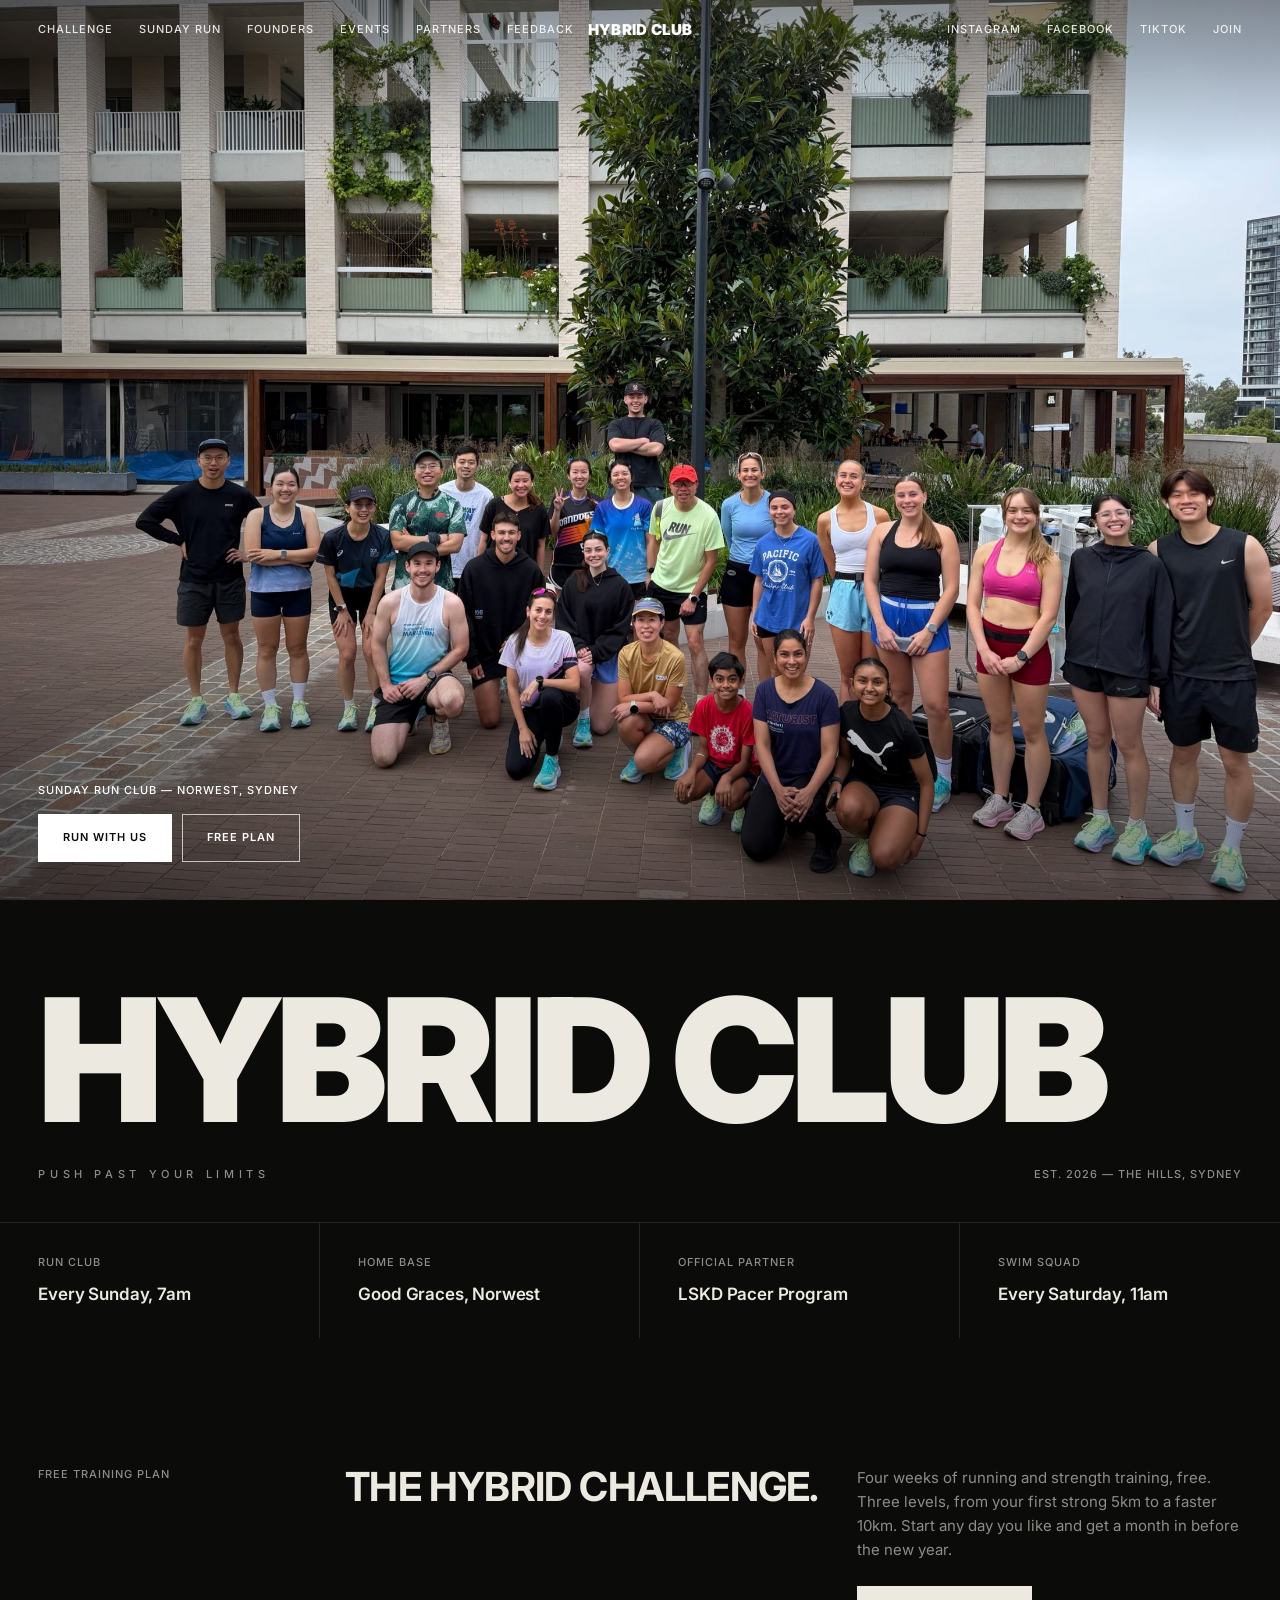
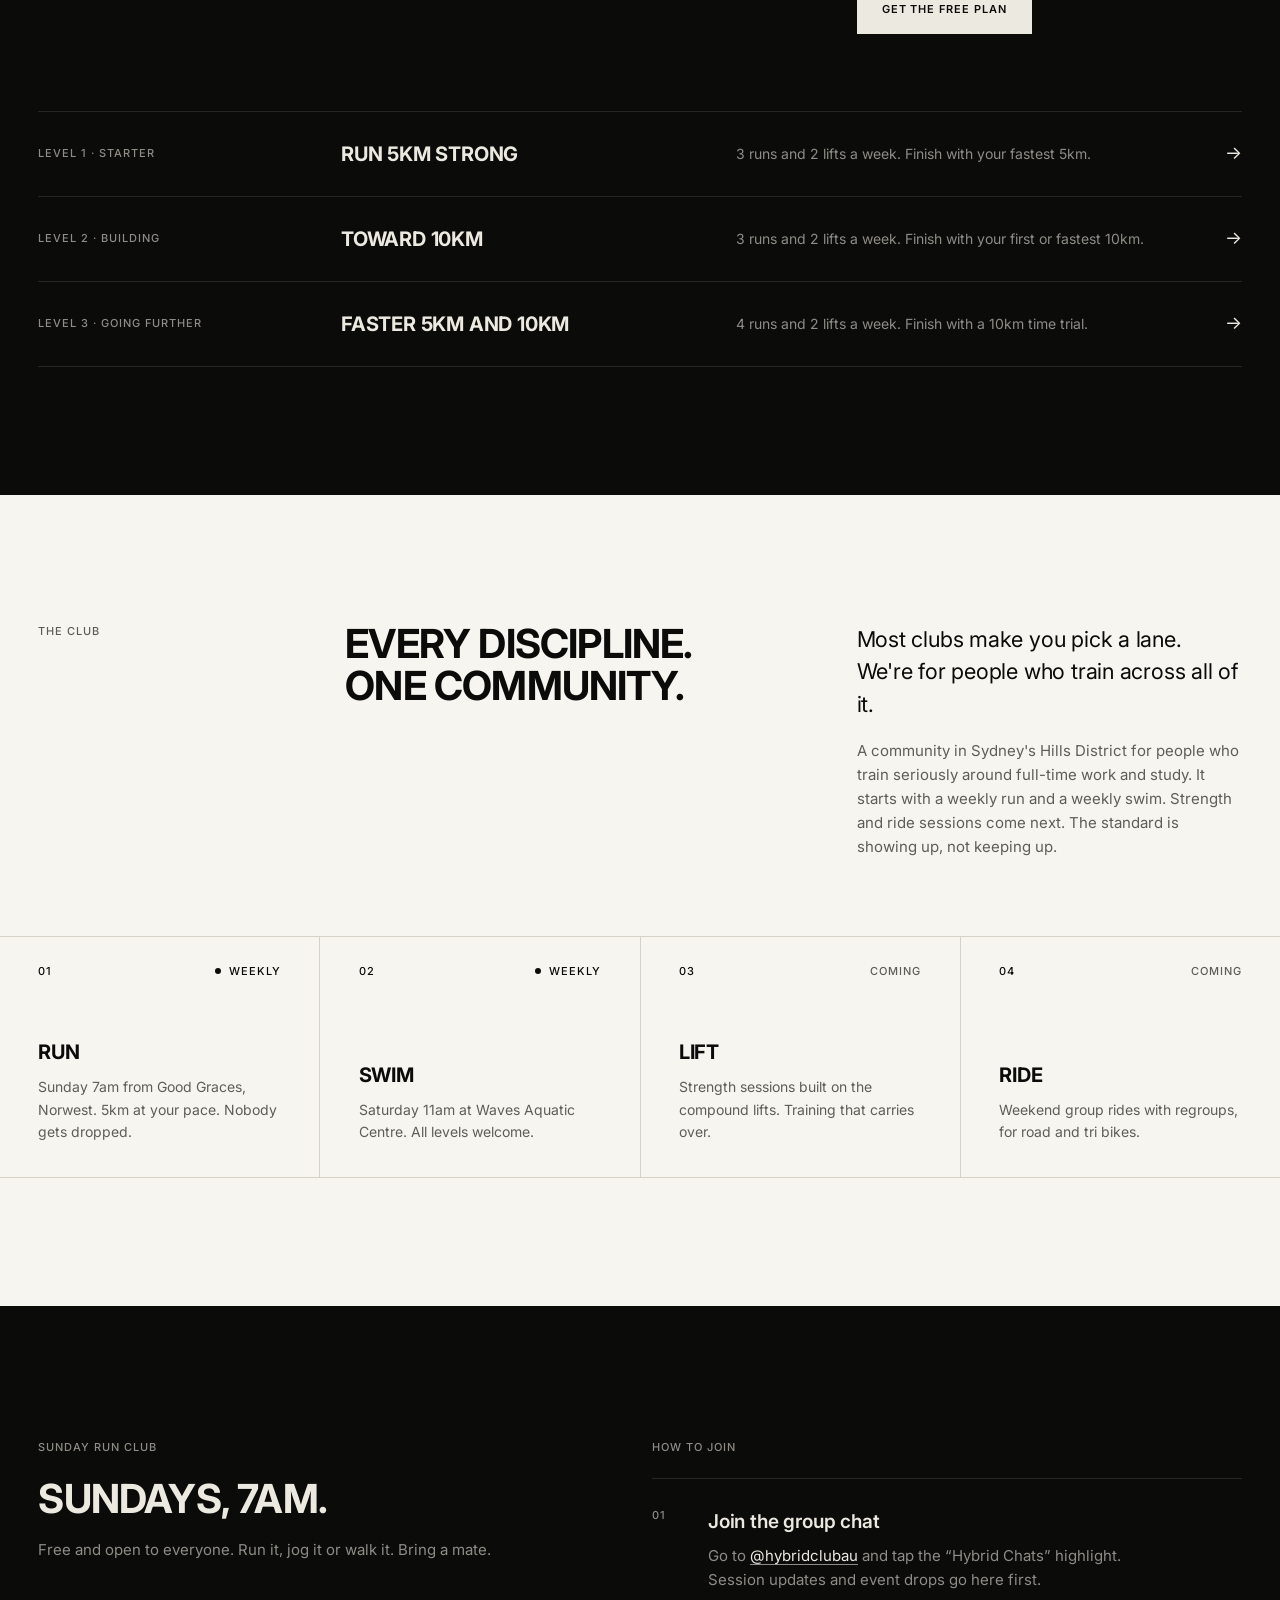
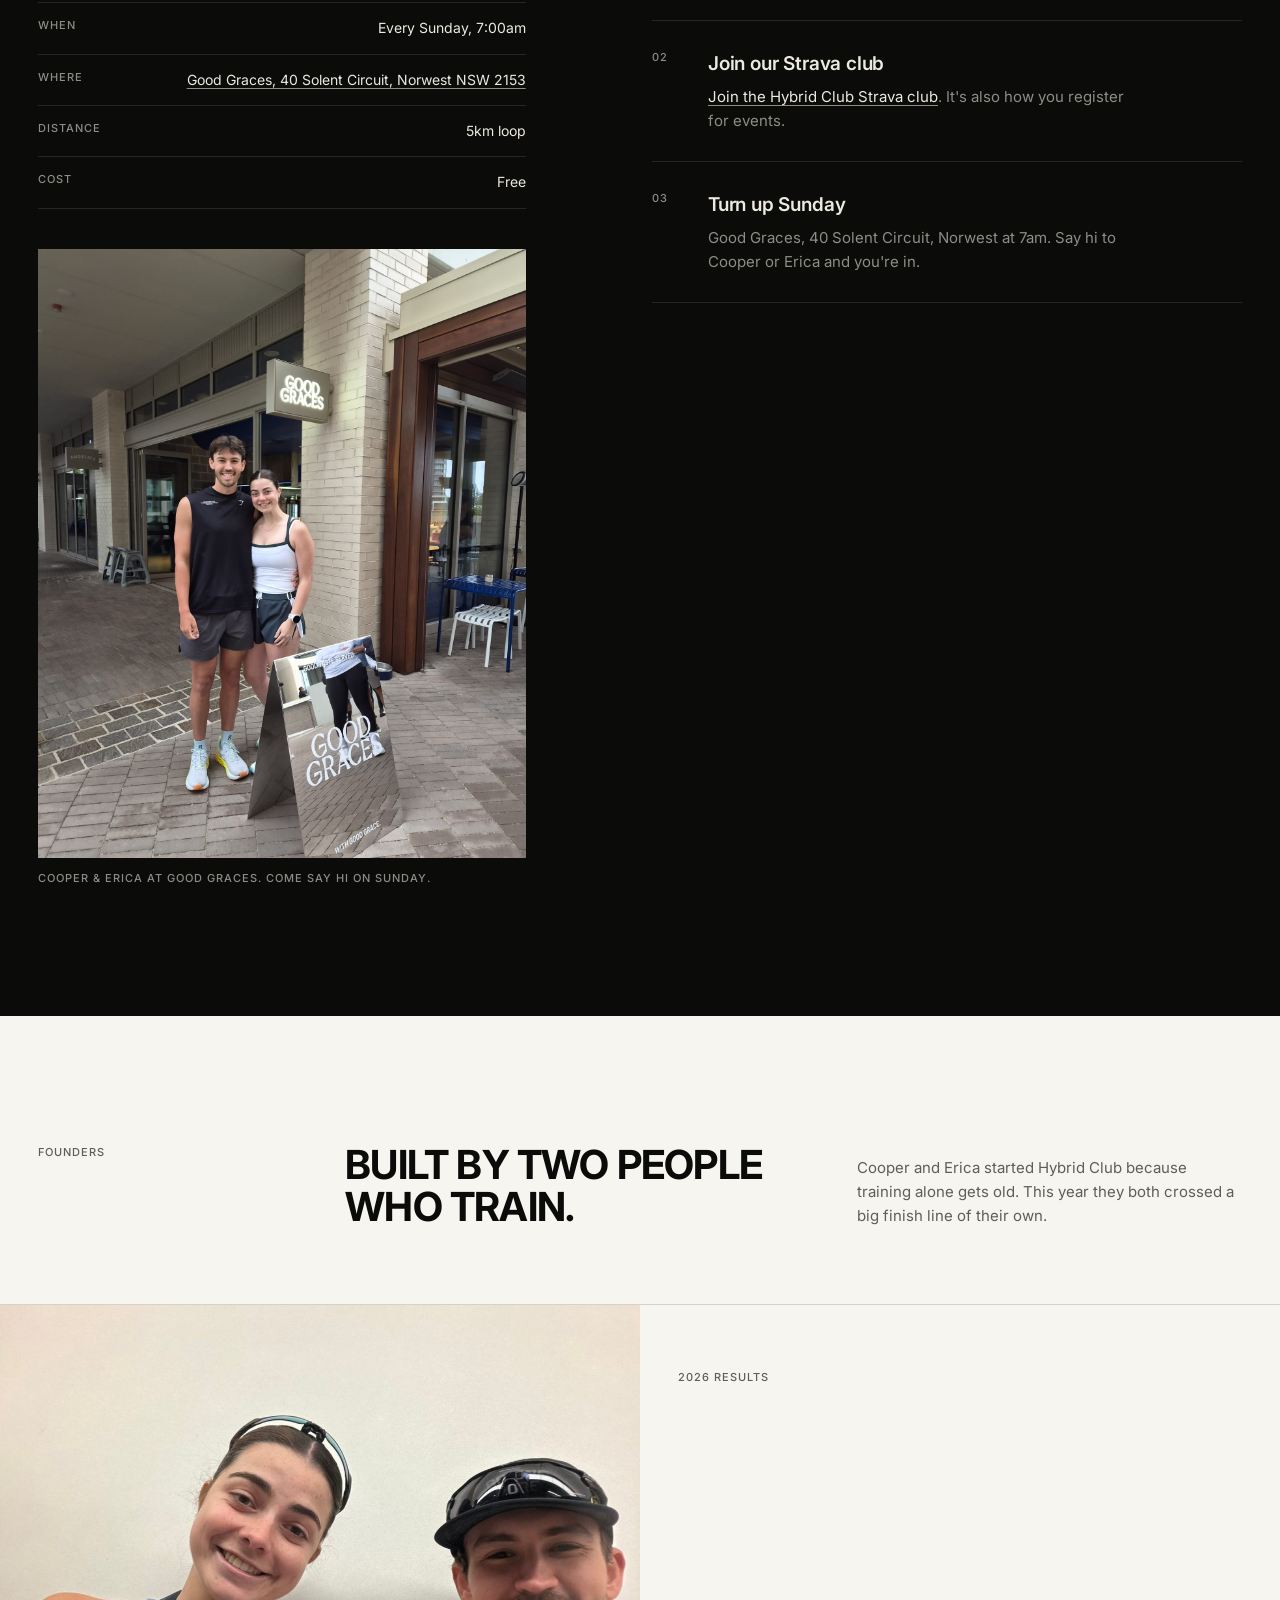
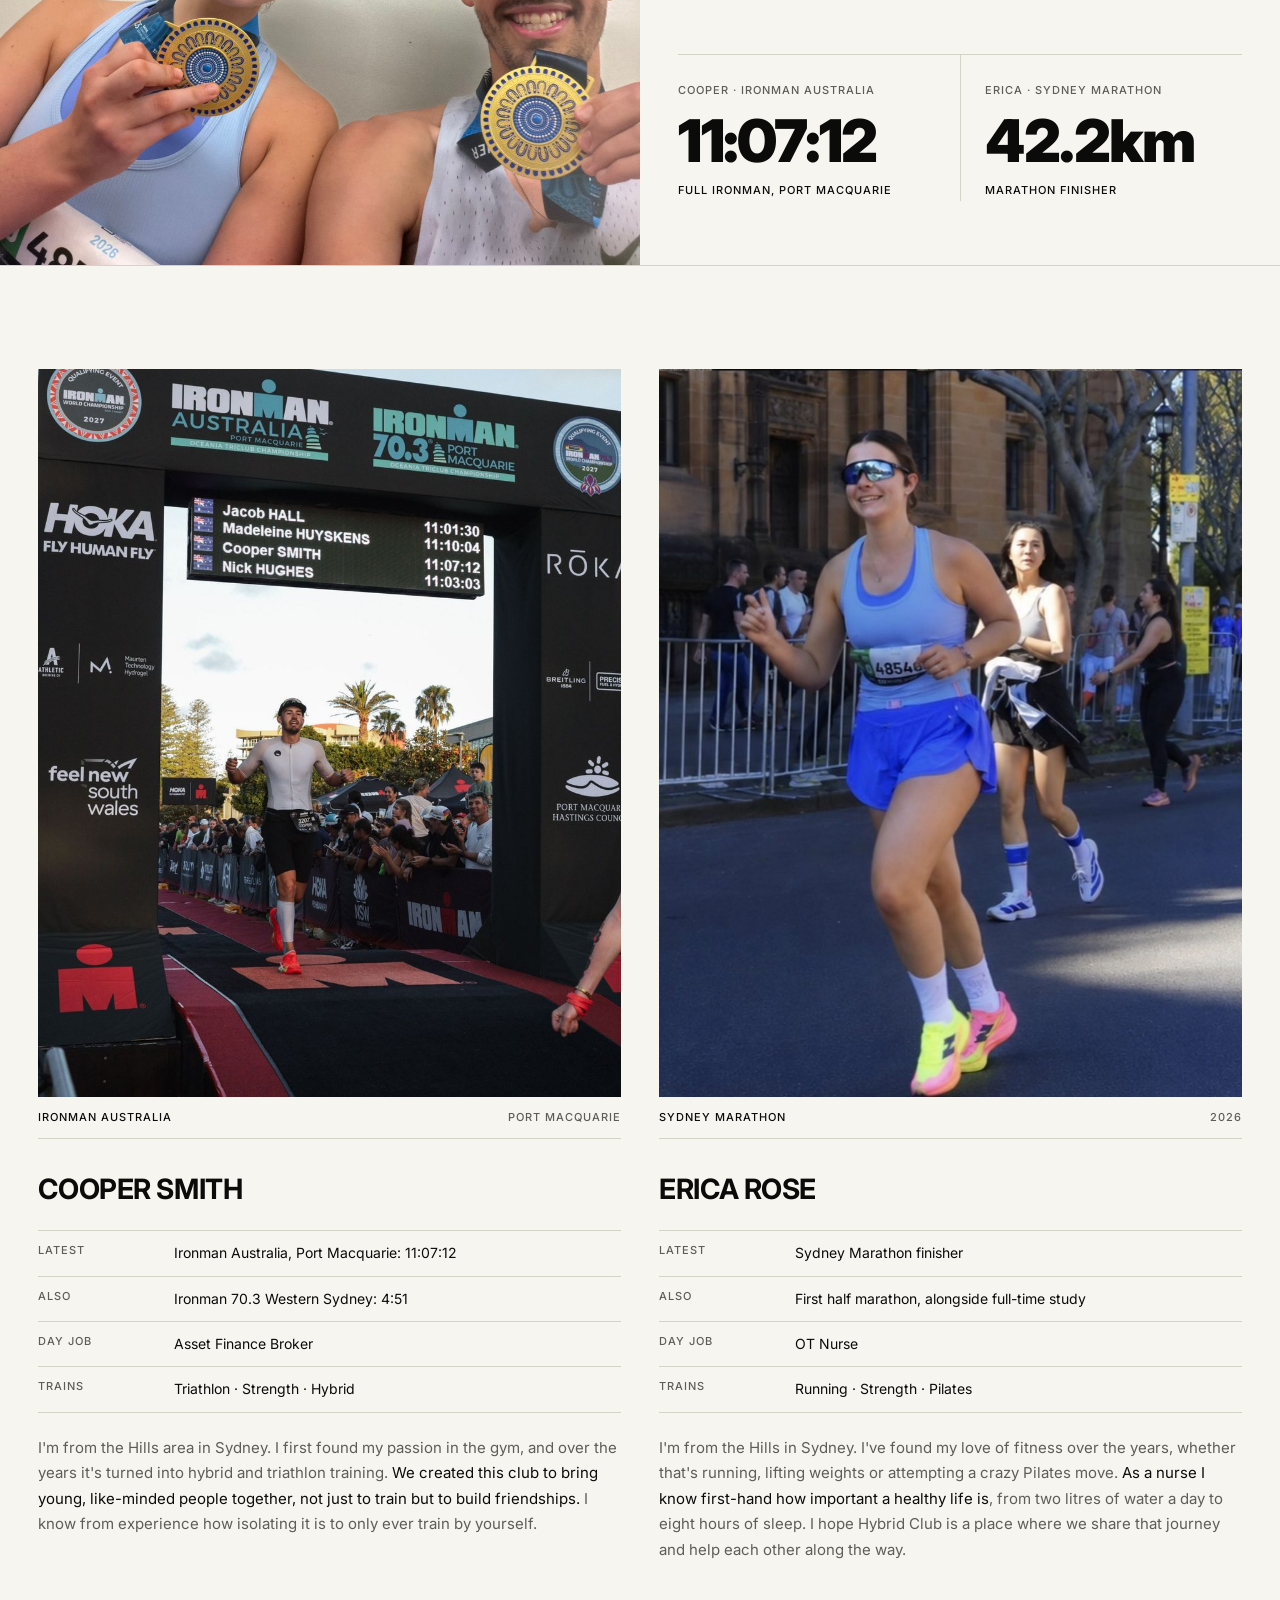
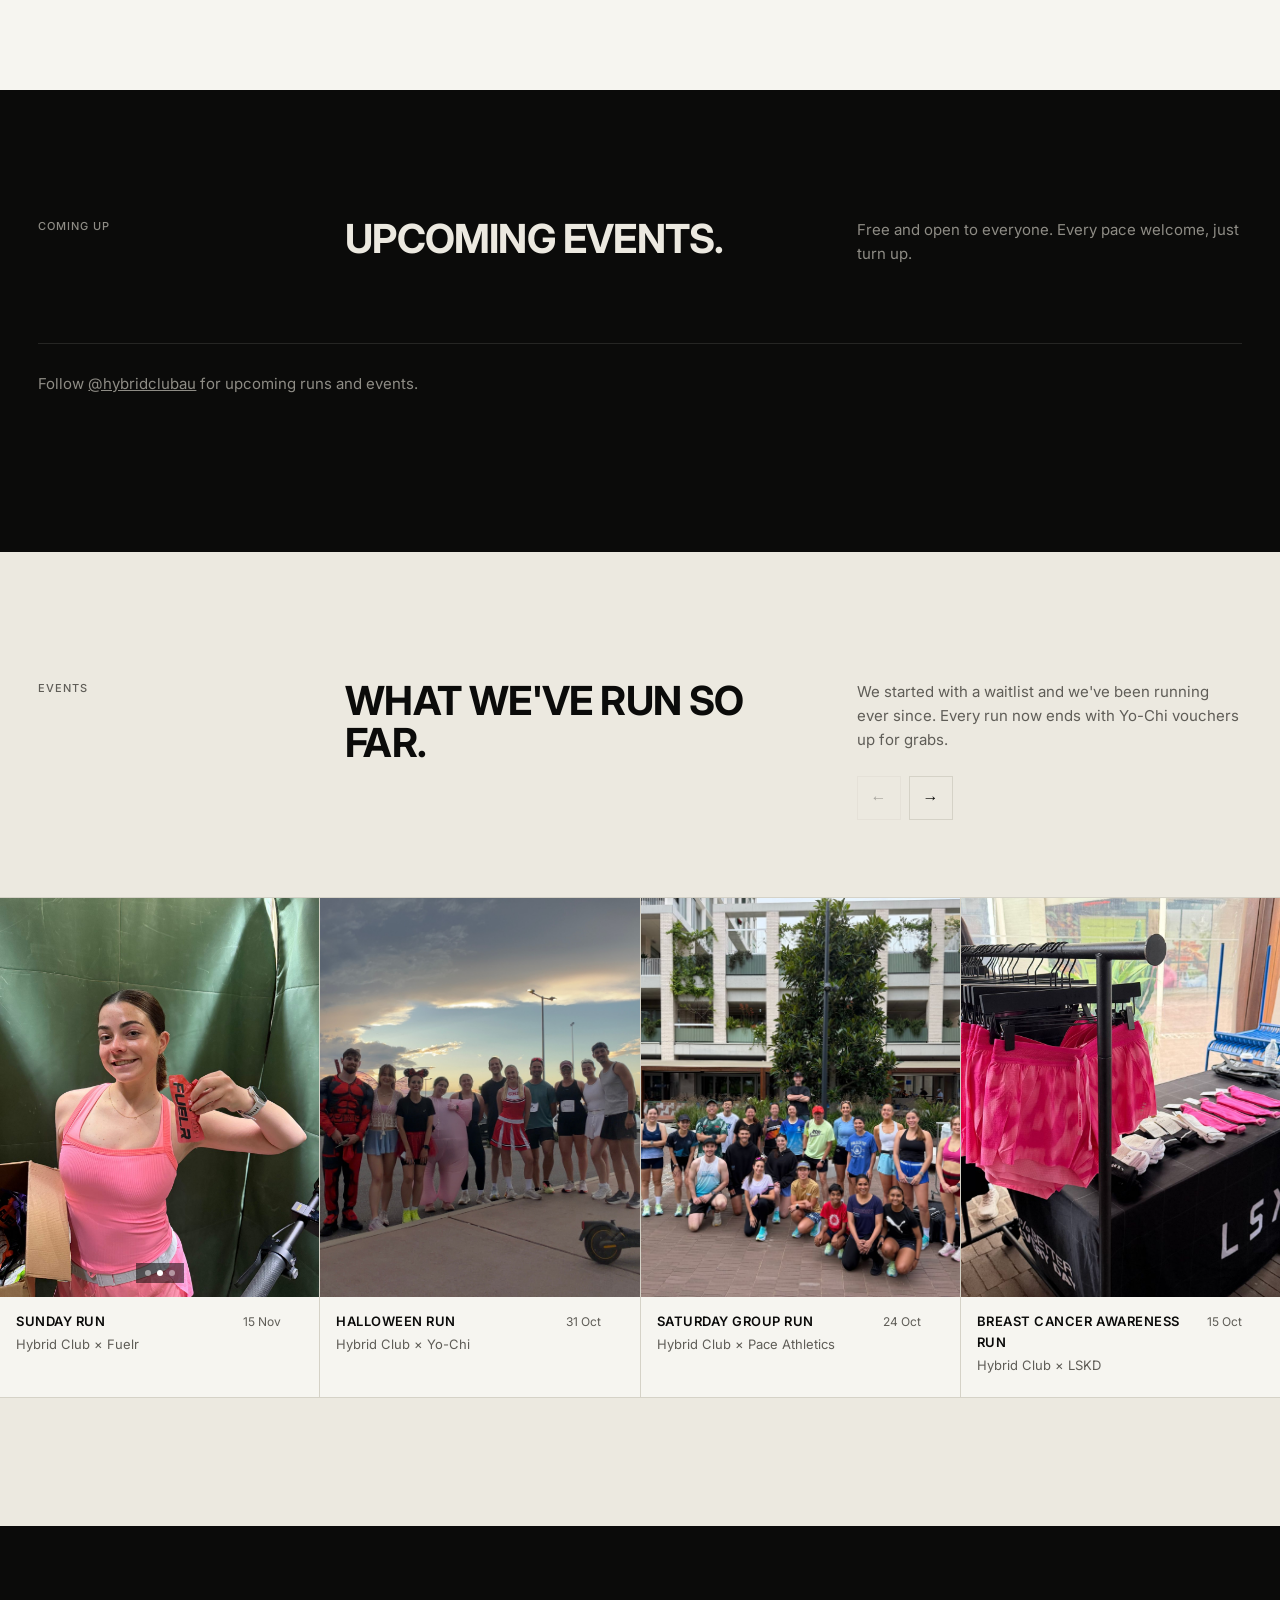
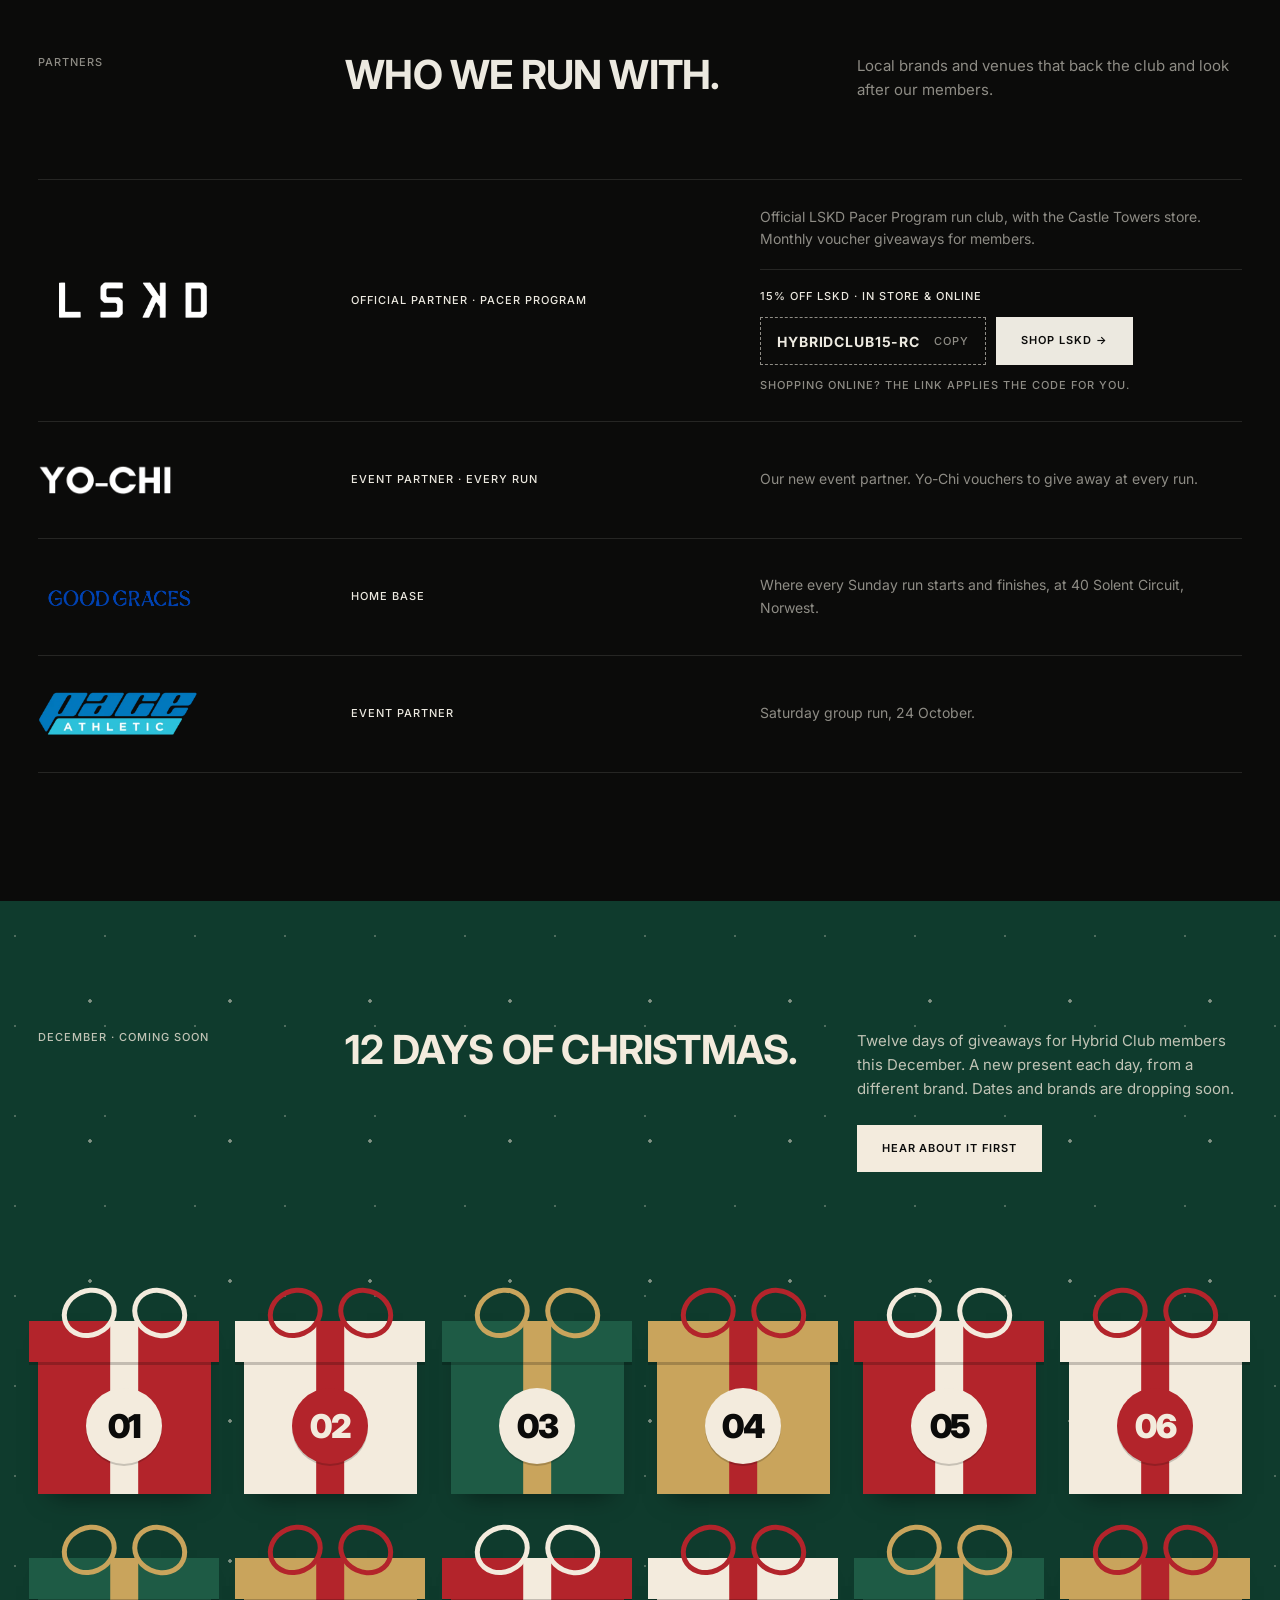
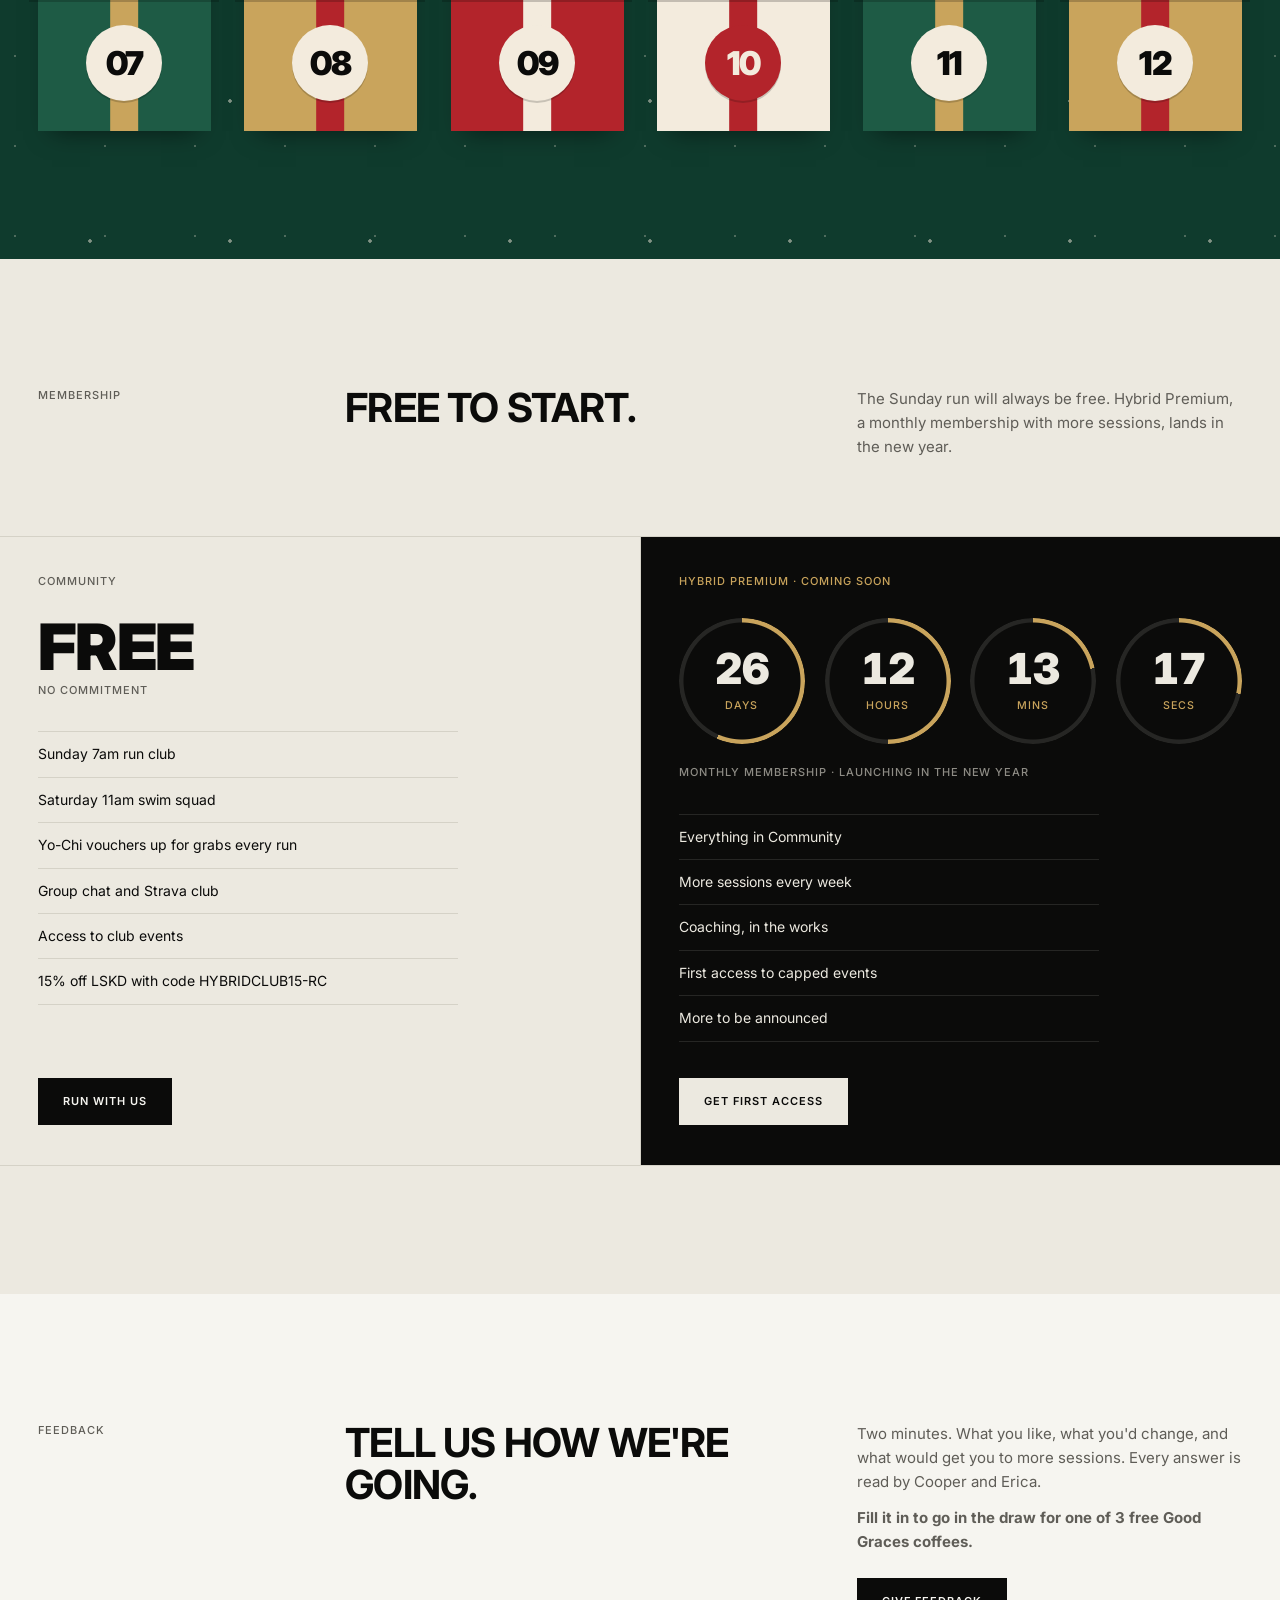
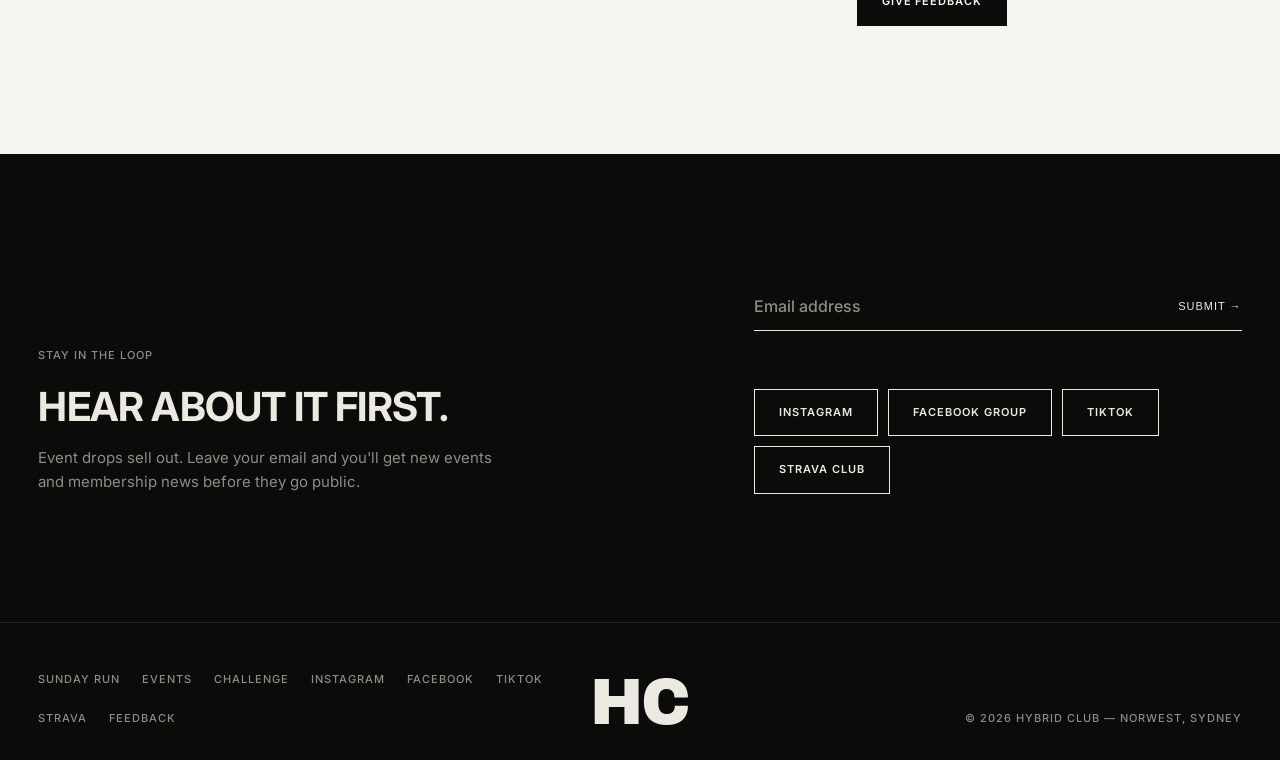
<file: index.html>
<!DOCTYPE html>
<html lang="en">
<head>
<meta charset="UTF-8">
<meta name="viewport" content="width=device-width, initial-scale=1.0">
<title>Hybrid Club — Sunday Run Club, Norwest Sydney</title>
<meta name="description" content="A Sydney community for hybrid athletes. Free Sunday 7am run from Good Graces, Norwest, and a Saturday 11am swim at Waves Aquatic Centre. Official LSKD Pacer Program run club.">
<meta property="og:title" content="Hybrid Club — Push Past Your Limits">
<meta property="og:description" content="Free Sunday 7am run from Good Graces, Norwest. Every pace welcome.">
<meta property="og:image" content="images/pace-athletics-group.jpg">
<meta name="theme-color" content="#0B0B0A">
<link rel="preconnect" href="https://fonts.googleapis.com">
<link rel="preconnect" href="https://fonts.gstatic.com" crossorigin>
<link href="https://fonts.googleapis.com/css2?family=Inter:wght@400;500;600;700;900&family=Archivo+Black&display=swap" rel="stylesheet">
<link rel="stylesheet" href="site.css">
</head>
<body>

<nav id="nav" aria-label="Main">
  <div class="nav-in">
    <div class="nav-l label">
      <a href="challenge.html">Challenge</a>
      <a href="#run">Sunday Run</a>
      <a href="#founders">Founders</a>
      <a href="#upcoming">Events</a>
      <a href="#partners">Partners</a>
      <a href="#feedback">Feedback</a>
    </div>
    <a href="#top" class="brand" aria-label="Hybrid Club home">Hybrid Club</a>
    <div class="nav-r label">
      <a href="https://www.instagram.com/hybridclubau/" target="_blank" rel="noopener" class="hide-m">Instagram</a>
      <a href="https://www.facebook.com/share/g/1FN8AnU18S/" target="_blank" rel="noopener" class="hide-m">Facebook</a>
      <a href="https://www.tiktok.com/@hybridclubau" target="_blank" rel="noopener" class="hide-m">TikTok</a>
      <a href="challenge.html" class="show-m">Free plan</a>
      <a href="#join">Join</a>
    </div>
  </div>
</nav>

<header class="hero" id="top">
  <img src="images/pace-athletics-group.jpg" alt="Hybrid Club members together after a Saturday group run" fetchpriority="high">
  <div class="hero-cap">
    <span class="label">Sunday Run Club — Norwest, Sydney</span>
    <div class="btns">
      <a href="#run" class="btn fill">Run with us</a>
      <a href="challenge.html" class="btn ghost">Free plan</a>
    </div>
  </div>
</header>

<div class="mark">
  <div class="wrap">
    <h1>Hybrid Club</h1>
    <div class="mark-foot label">
      <span class="tagline muted">Push Past Your Limits</span>
      <span class="muted">Est. 2026 — The Hills, Sydney</span>
    </div>
  </div>
</div>

<div class="facts" aria-label="Club at a glance">
  <div class="fact"><span class="label muted">Run club</span><span class="v">Every Sunday, 7am</span></div>
  <div class="fact"><span class="label muted">Home base</span><span class="v">Good Graces, Norwest</span></div>
  <div class="fact"><span class="label muted">Official partner</span><span class="v">LSKD Pacer Program</span></div>
  <div class="fact"><span class="label muted">Swim squad</span><span class="v">Every Saturday, 11am</span></div>
</div>

<section id="challenge">
  <div class="wrap">
    <div class="head">
      <span class="label muted">Free training plan</span>
      <h2>The Hybrid Challenge.</h2>
      <div class="side">
        <p class="copy">Four weeks of running and strength training, free. Three levels, from your first strong 5km to a faster 10km. Start any day you like and get a month in before the new year.</p>
        <a href="challenge.html" class="btn fill" style="margin-top:24px">Get the free plan</a>
      </div>
    </div>
    <div class="lv-list">
      <a class="lv" href="challenge.html?level=starter#get"><span class="label muted">Level 1 · Starter</span><h3>Run 5km strong</h3><p>3 runs and 2 lifts a week. Finish with your fastest 5km.</p><span class="go" aria-hidden="true">&rarr;</span></a>
      <a class="lv" href="challenge.html?level=building#get"><span class="label muted">Level 2 · Building</span><h3>Toward 10km</h3><p>3 runs and 2 lifts a week. Finish with your first or fastest 10km.</p><span class="go" aria-hidden="true">&rarr;</span></a>
      <a class="lv" href="challenge.html?level=going-further#get"><span class="label muted">Level 3 · Going Further</span><h3>Faster 5km and 10km</h3><p>4 runs and 2 lifts a week. Finish with a 10km time trial.</p><span class="go" aria-hidden="true">&rarr;</span></a>
    </div>
  </div>
</section>

<section id="about" class="light">
  <div class="wrap">
    <div class="head">
      <span class="label muted">The Club</span>
      <h2>Every discipline.<br>One community.</h2>
      <div class="side">
        <p class="lede">Most clubs make you pick a lane. We're for people who train across all of it.</p>
        <p class="copy" style="margin-top:18px">A community in Sydney's Hills District for people who train seriously around full-time work and study. It starts with a weekly run and a weekly swim. Strength and ride sessions come next. The standard is showing up, not keeping up.</p>
      </div>
    </div>
  </div>
  <div class="tiles">
    <div class="tile">
      <div class="tile-top label"><span>01</span><span class="on">Weekly</span></div>
      <h3>Run</h3>
      <p>Sunday 7am from Good Graces, Norwest. 5km at your pace. Nobody gets dropped.</p>
    </div>
    <div class="tile">
      <div class="tile-top label"><span>02</span><span class="on">Weekly</span></div>
      <h3>Swim</h3>
      <p>Saturday 11am at Waves Aquatic Centre. All levels welcome.</p>
    </div>
    <div class="tile">
      <div class="tile-top label"><span>03</span><span class="muted">Coming</span></div>
      <h3>Lift</h3>
      <p>Strength sessions built on the compound lifts. Training that carries over.</p>
    </div>
    <div class="tile">
      <div class="tile-top label"><span>04</span><span class="muted">Coming</span></div>
      <h3>Ride</h3>
      <p>Weekend group rides with regroups, for road and tri bikes.</p>
    </div>
  </div>
</section>

<section id="run">
  <div class="wrap run">
    <div class="run-l">
      <span class="label muted">Sunday Run Club</span>
      <h2 style="margin-top:20px">Sundays, 7am.</h2>
      <p class="copy" style="margin-top:18px">Free and open to everyone. Run it, jog it or walk it. Bring a mate.</p>
      <div class="spec">
        <div><span class="label muted">When</span><span>Every Sunday, 7:00am</span></div>
        <div><span class="label muted">Where</span><a class="addr" href="https://www.google.com/maps/search/?api=1&amp;query=Good+Graces+40+Solent+Circuit+Norwest+NSW+2153" target="_blank" rel="noopener">Good Graces, 40 Solent Circuit, Norwest NSW 2153</a></div>
        <div><span class="label muted">Distance</span><span>5km loop</span></div>
        <div><span class="label muted">Cost</span><span>Free</span></div>
      </div>
      <figure class="run-photo">
        <img src="images/cooper-erica-good-graces.jpg" alt="Founders Cooper and Erica outside Good Graces, Norwest" loading="lazy">
        <figcaption class="label muted">Cooper &amp; Erica at Good Graces. Come say hi on Sunday.</figcaption>
      </figure>
    </div>
    <div class="run-r">
      <span class="label muted">How to join</span>
      <div style="margin-top:20px">
        <div class="step">
          <span class="label muted">01</span>
          <div>
            <h3>Join the group chat</h3>
            <p>Go to <a href="https://www.instagram.com/hybridclubau/" target="_blank" rel="noopener">@hybridclubau</a> and tap the “Hybrid Chats” highlight. Session updates and event drops go here first.</p>
          </div>
        </div>
        <div class="step">
          <span class="label muted">02</span>
          <div>
            <h3>Join our Strava club</h3>
            <p><a href="https://strava.app.link/8xDhOO7EM7b" target="_blank" rel="noopener">Join the Hybrid Club Strava club</a>. It's also how you register for events.</p>
          </div>
        </div>
        <div class="step">
          <span class="label muted">03</span>
          <div>
            <h3>Turn up Sunday</h3>
            <p>Good Graces, 40 Solent Circuit, Norwest at 7am. Say hi to Cooper or Erica and you're in.</p>
          </div>
        </div>
      </div>
    </div>
  </div>
</section>

<section id="founders" class="light">
  <div class="wrap">
    <div class="head">
      <span class="label muted">Founders</span>
      <h2>Built by two people who train.</h2>
      <p class="side copy">Cooper and Erica started Hybrid Club because training alone gets old. This year they both crossed a big finish line of their own.</p>
    </div>
  </div>

  <div class="duo">
    <div class="duo-img">
      <img src="images/marathon-medals.jpg" alt="Erica and Cooper holding their Sydney Marathon finisher medals" loading="lazy">
    </div>
    <div class="duo-txt">
      <span class="label muted">2026 results</span>
      <div class="stats">
        <div class="stat">
          <span class="label muted">Cooper · Ironman Australia</span>
          <strong>11:07:12</strong>
          <span class="label">Full Ironman, Port Macquarie</span>
        </div>
        <div class="stat">
          <span class="label muted">Erica · Sydney Marathon</span>
          <strong>42.2km</strong>
          <span class="label">Marathon finisher</span>
        </div>
      </div>
    </div>
  </div>

  <div class="wrap">
    <div class="people">
      <article class="person">
        <figure><img src="images/ironman-port-mac.jpg" alt="Cooper Smith crossing the Ironman Australia finish line in Port Macquarie" loading="lazy"></figure>
        <div class="cap label"><span>Ironman Australia</span><span class="muted">Port Macquarie</span></div>
        <h3>Cooper Smith</h3>
        <div class="rows">
          <div><span class="label muted">Latest</span><span>Ironman Australia, Port Macquarie: 11:07:12</span></div>
          <div><span class="label muted">Also</span><span>Ironman 70.3 Western Sydney: 4:51</span></div>
          <div><span class="label muted">Day job</span><span>Asset Finance Broker</span></div>
          <div><span class="label muted">Trains</span><span>Triathlon · Strength · Hybrid</span></div>
        </div>
        <p class="bio">I'm from the Hills area in Sydney. I first found my passion in the gym, and over the years it's turned into hybrid and triathlon training. <em>We created this club to bring young, like-minded people together, not just to train but to build friendships.</em> I know from experience how isolating it is to only ever train by yourself.</p>
      </article>
      <article class="person">
        <figure><img src="images/erica-sydney-marathon.jpg" alt="Erica Rose running the Sydney Marathon" loading="lazy"></figure>
        <div class="cap label"><span>Sydney Marathon</span><span class="muted">2026</span></div>
        <h3>Erica Rose</h3>
        <div class="rows">
          <div><span class="label muted">Latest</span><span>Sydney Marathon finisher</span></div>
          <div><span class="label muted">Also</span><span>First half marathon, alongside full-time study</span></div>
          <div><span class="label muted">Day job</span><span>OT Nurse</span></div>
          <div><span class="label muted">Trains</span><span>Running · Strength · Pilates</span></div>
        </div>
        <p class="bio">I'm from the Hills in Sydney. I've found my love of fitness over the years, whether that's running, lifting weights or attempting a crazy Pilates move. <em>As a nurse I know first-hand how important a healthy life is</em>, from two litres of water a day to eight hours of sleep. I hope Hybrid Club is a place where we share that journey and help each other along the way.</p>
      </article>
    </div>
  </div>
</section>

<section id="upcoming">
  <div class="wrap">
    <div class="head">
      <span class="label muted">Coming up</span>
      <h2>Upcoming events.</h2>
      <div class="side">
        <p class="copy">Free and open to everyone. Every pace welcome, just turn up.</p>
      </div>
    </div>
    <div class="up-list" id="upList" aria-live="polite">
      <p class="up-empty label muted">Loading events&hellip;</p>
    </div>
  </div>
</section>

<section id="events" class="bone">
  <div class="wrap">
    <div class="head">
      <span class="label muted">Events</span>
      <h2>What we've run so far.</h2>
      <div class="side">
        <p class="copy">We started with a waitlist and we've been running ever since. Every run now ends with Yo-Chi vouchers up for grabs.</p>
        <div class="car-ctrl">
          <button class="car-btn" data-dir="-1" aria-label="Previous event">&larr;</button>
          <button class="car-btn" data-dir="1" aria-label="Next event">&rarr;</button>
        </div>
      </div>
    </div>
  </div>

  <div class="carousel" id="carousel" tabindex="0" aria-label="Hybrid Club events">
    <article class="card">
      <div class="card-media slides" id="fuelrSlides">
        <img class="on" src="images/fuelr-group.jpg" alt="The group at the Hybrid Club x Fuelr Sunday run" loading="lazy">
        <img src="images/fuelr-erica.jpg" alt="Erica holding a Fuelr energy gel" loading="lazy">
        <img src="images/fuelr-cooper.jpg" alt="Cooper holding a Fuelr energy gel" loading="lazy">
        <button type="button" class="slide-next" aria-label="Next photo"><span class="dots" aria-hidden="true"><i class="on"></i><i></i><i></i></span></button>
      </div>
      <div class="card-info">
        <div class="r1"><h3>Sunday Run</h3><span class="date">15 Nov</span></div>
        <p class="with">Hybrid Club × Fuelr</p>
      </div>
    </article>
    <article class="card">
      <div class="card-media"><img src="images/halloween-run.jpg" alt="Hybrid Club members in costume at the Halloween Run" loading="lazy"></div>
      <div class="card-info">
        <div class="r1"><h3>Halloween Run</h3><span class="date">31 Oct</span></div>
        <p class="with">Hybrid Club × Yo-Chi</p>
      </div>
    </article>
    <article class="card">
      <div class="card-media"><img src="images/pace-athletics-group.jpg" alt="The group after the Hybrid Club x Pace Athletics run" loading="lazy"></div>
      <div class="card-info">
        <div class="r1"><h3>Saturday Group Run</h3><span class="date">24 Oct</span></div>
        <p class="with">Hybrid Club × Pace Athletics</p>
      </div>
    </article>
    <article class="card">
      <div class="card-media"><img src="images/lskd-popup.jpg" alt="LSKD pink Breast Cancer Awareness Month collection at the pop-up" loading="lazy"></div>
      <div class="card-info">
        <div class="r1"><h3>Breast Cancer Awareness Run</h3><span class="date">15 Oct</span></div>
        <p class="with">Hybrid Club × LSKD</p>
      </div>
    </article>
    <article class="card">
      <div class="card-media"><img src="images/launch-group.jpg" alt="The Hybrid Club launch event group outside Good Graces, Norwest" loading="lazy"></div>
      <div class="card-info">
        <div class="r1"><h3>Launch Event</h3><span class="date">Sept</span></div>
        <p class="with">Hybrid Club × Good Graces</p>
      </div>
    </article>
  </div>
</section>

<section id="partners">
  <div class="wrap">
    <div class="head">
      <span class="label muted">Partners</span>
      <h2>Who we run with.</h2>
      <p class="side copy">Local brands and venues that back the club and look after our members.</p>
    </div>
    <div class="plist">
      <div class="prow"><span class="plogo"><img src="images/logo-lskd.webp" alt="LSKD" style="height:64px"></span><span class="label">Official partner · Pacer Program</span><div class="pdesc"><p>Official LSKD Pacer Program run club, with the Castle Towers store. Monthly voucher giveaways for members.</p>
        <div class="offer">
          <span class="label">15% off LSKD · in store &amp; online</span>
          <div class="offer-row">
            <button type="button" class="code" id="lskdCode" aria-label="Copy code HYBRIDCLUB15-RC">HYBRIDCLUB15-RC<span class="code-hint label" aria-live="polite">Copy</span></button>
            <a class="btn fill" href="https://www.lskd.co/?ref=kgyzulpd&amp;utm_campaign=21098117&amp;utm_medium=influencer&amp;utm_source=collaborations&amp;utm_term=HYBRIDCLUB15-RC" target="_blank" rel="noopener sponsored">Shop LSKD &rarr;</a>
          </div>
          <span class="label muted">Shopping online? The link applies the code for you.</span>
        </div>
      </div></div>
      <div class="prow"><span class="plogo"><img src="images/logo-yochi.png" alt="Yo-Chi" style="height:30px"></span><span class="label">Event partner · Every run</span><p>Our new event partner. Yo-Chi vouchers to give away at every run.</p></div>
      <div class="prow"><span class="plogo"><img src="images/logo-good-graces.png" alt="Good Graces" style="height:34px"></span><span class="label">Home base</span><p>Where every Sunday run starts and finishes, at 40 Solent Circuit, Norwest.</p></div>
      <div class="prow"><span class="plogo"><img src="images/logo-pace-athletic.webp" alt="Pace Athletic" style="height:46px"></span><span class="label">Event partner</span><p>Saturday group run, 24 October.</p></div>
    </div>
  </div>
</section>

<section id="christmas" class="xmas">
  <div class="wrap">
    <div class="head">
      <span class="label muted">December · Coming soon</span>
      <h2>12 Days of Christmas.</h2>
      <div class="side">
        <p class="copy">Twelve days of giveaways for Hybrid Club members this December. A new present each day, from a different brand. Dates and brands are dropping soon.</p>
        <a href="#join" class="btn fill" style="margin-top:24px">Hear about it first</a>
      </div>
    </div>
    <div class="gifts" role="img" aria-label="Twelve wrapped presents, one for each day, still to be opened">
    <div class="gift g-red"><span class="lid"><i></i></span><b>01</b></div>
    <div class="gift g-cream"><span class="lid"><i></i></span><b>02</b></div>
    <div class="gift g-pine"><span class="lid"><i></i></span><b>03</b></div>
    <div class="gift g-gold"><span class="lid"><i></i></span><b>04</b></div>
    <div class="gift g-red"><span class="lid"><i></i></span><b>05</b></div>
    <div class="gift g-cream"><span class="lid"><i></i></span><b>06</b></div>
    <div class="gift g-pine"><span class="lid"><i></i></span><b>07</b></div>
    <div class="gift g-gold"><span class="lid"><i></i></span><b>08</b></div>
    <div class="gift g-red"><span class="lid"><i></i></span><b>09</b></div>
    <div class="gift g-cream"><span class="lid"><i></i></span><b>10</b></div>
    <div class="gift g-pine"><span class="lid"><i></i></span><b>11</b></div>
    <div class="gift g-gold"><span class="lid"><i></i></span><b>12</b></div>
    </div>
  </div>
</section>

<section id="membership" class="bone">
  <div class="wrap">
    <div class="head">
      <span class="label muted">Membership</span>
      <h2>Free to start.</h2>
      <p class="side copy">The Sunday run will always be free. Hybrid Premium, a monthly membership with more sessions, lands in the new year.</p>
    </div>
  </div>
  <div class="tiers">
    <div class="tier">
      <span class="label muted">Community</span>
      <span class="price">Free</span>
      <span class="label muted">No commitment</span>
      <ul>
        <li>Sunday 7am run club</li>
        <li>Saturday 11am swim squad</li>
        <li>Yo-Chi vouchers up for grabs every run</li>
        <li>Group chat and Strava club</li>
        <li>Access to club events</li>
        <li>15% off LSKD with code HYBRIDCLUB15-RC</li>
      </ul>
      <a href="#run" class="btn ink">Run with us</a>
    </div>
    <div class="tier dark">
      <span class="label gold">Hybrid Premium · Coming soon</span>
      <div class="count" id="count" role="timer" aria-label="Countdown to the new year">
        <div class="ring" data-r="d"><b data-u="d">--</b><span class="label">Days</span></div>
        <div class="ring" data-r="h"><b data-u="h">--</b><span class="label">Hours</span></div>
        <div class="ring" data-r="m"><b data-u="m">--</b><span class="label">Mins</span></div>
        <div class="ring" data-r="s"><b data-u="s">--</b><span class="label">Secs</span></div>
      </div>
      <span class="label muted">Monthly membership · Launching in the new year</span>
      <ul>
        <li>Everything in Community</li>
        <li>More sessions every week</li>
        <li>Coaching, in the works</li>
        <li>First access to capped events</li>
        <li>More to be announced</li>
      </ul>
      <a href="#join" class="btn fill">Get first access</a>
    </div>
  </div>
</section>

<section id="feedback" class="light">
  <div class="wrap">
    <div class="head" style="margin-bottom:0">
      <span class="label muted">Feedback</span>
      <h2>Tell us how we're going.</h2>
      <div class="side">
        <p class="copy">Two minutes. What you like, what you'd change, and what would get you to more sessions. Every answer is read by Cooper and Erica.</p>
        <p class="copy" style="margin-top:12px"><strong>Fill it in to go in the draw for one of 3 free Good Graces coffees.</strong></p>
        <a href="https://docs.google.com/forms/d/e/1FAIpQLSfW1k7vh6MebCdJ2VPJyEhrXnlVxx_8L7Pjk5gUwQpJ-JpPDQ/viewform?usp=dialog" class="btn ink" target="_blank" rel="noopener" style="margin-top:24px">Give feedback</a>
      </div>
    </div>
  </div>
</section>

<section id="join">
  <div class="wrap join">
    <div class="join-l">
      <span class="label muted">Stay in the loop</span>
      <h2 style="margin-top:20px">Hear about it first.</h2>
      <p class="copy" style="margin-top:18px">Event drops sell out. Leave your email and you'll get new events and membership news before they go public.</p>
    </div>
    <div class="join-r">
      <form class="form" onsubmit="joinClub(event)">
        <input type="email" id="email" placeholder="Email address" aria-label="Email address" required>
        <button type="submit" class="label">Submit &rarr;</button>
      </form>
      <p class="form-note label" id="formNote" aria-live="polite"></p>
      <div class="socials">
        <a href="https://www.instagram.com/hybridclubau/" class="btn ghost" target="_blank" rel="noopener">Instagram</a>
        <a href="https://www.facebook.com/share/g/1FN8AnU18S/" class="btn ghost" target="_blank" rel="noopener">Facebook group</a>
        <a href="https://www.tiktok.com/@hybridclubau" class="btn ghost" target="_blank" rel="noopener">TikTok</a>
        <a href="https://strava.app.link/8xDhOO7EM7b" class="btn ghost" target="_blank" rel="noopener">Strava club</a>
      </div>
    </div>
  </div>
</section>

<footer>
  <div class="wrap foot">
    <div class="foot-links label muted">
      <a href="#run">Sunday Run</a>
      <a href="#events">Events</a>
      <a href="challenge.html">Challenge</a>
      <a href="https://www.instagram.com/hybridclubau/" target="_blank" rel="noopener">Instagram</a>
      <a href="https://www.facebook.com/share/g/1FN8AnU18S/" target="_blank" rel="noopener">Facebook</a>
      <a href="https://www.tiktok.com/@hybridclubau" target="_blank" rel="noopener">TikTok</a>
      <a href="https://strava.app.link/8xDhOO7EM7b" target="_blank" rel="noopener">Strava</a>
      <a href="https://docs.google.com/forms/d/e/1FAIpQLSfW1k7vh6MebCdJ2VPJyEhrXnlVxx_8L7Pjk5gUwQpJ-JpPDQ/viewform?usp=dialog" target="_blank" rel="noopener">Feedback</a>
    </div>
    <div class="hc" aria-hidden="true">HC</div>
    <div class="foot-r label muted">© 2026 Hybrid Club — Norwest, Sydney</div>
  </div>
</footer>

<script>
  // Nav: transparent over the hero, solid after
  (function(){
    const nav=document.getElementById('nav'), hero=document.getElementById('top');
    new IntersectionObserver(([e])=>nav.classList.toggle('solid',!e.isIntersecting),{rootMargin:'-60px 0px 0px 0px'}).observe(hero);
  })();


  // Upcoming events: read from the "Hybrid Club – Website Events" Google Sheet.
  // Add, edit or delete rows in the Sheet and the site updates. Past dates drop off automatically.
  (function(){
    const SHEET='1XrK0IdPKzYk15ZpCAH0NsFSTAfC6nq1MfkOr7_VG2kM';
    const URL='https://docs.google.com/spreadsheets/d/'+SHEET+'/gviz/tq?tqx=out:csv&sheet=Events';
    const FALLBACK_LINK='https://www.instagram.com/hybridclubau/';
    const list=document.getElementById('upList');
    const esc=t=>String(t||'').replace(/[&<>"']/g,c=>({'&':'&amp;','<':'&lt;','>':'&gt;','"':'&quot;',"'":'&#39;'}[c]));
    const empty=msg=>{list.innerHTML='<p class="up-empty copy">'+msg+'</p>';};
    function csv(text){
      const rows=[];let row=[],f='',q=false;
      for(let i=0;i<text.length;i++){const c=text[i];
        if(q){if(c=='"'){if(text[i+1]=='"'){f+='"';i++;}else q=false;}else f+=c;}
        else if(c=='"')q=true; else if(c==','){row.push(f);f='';}
        else if(c=='\n'){row.push(f);rows.push(row);row=[];f='';} else if(c!='\r')f+=c;}
      if(f||row.length){row.push(f);rows.push(row);} return rows;
    }
    function parseDate(v){
      v=(v||'').trim(); let m=v.match(/^(\d{1,2})\/(\d{1,2})\/(\d{2,4})$/);
      if(m){let y=+m[3]; if(y<100)y+=2000; return new Date(y,m[2]-1,+m[1]);}
      m=v.match(/^(\d{4})-(\d{1,2})-(\d{1,2})/); if(m)return new Date(+m[1],m[2]-1,+m[3]);
      const d=new Date(v); return isNaN(d)?null:new Date(d.getFullYear(),d.getMonth(),d.getDate());
    }
    fetch(URL).then(r=>{if(!r.ok)throw 0;return r.text();}).then(t=>{
      const today=new Date(); today.setHours(0,0,0,0);
      const tm=v=>{v=(v||'').trim();const m=v.match(/^(\d{1,2}):(\d{2})(?::\d{2})?$/);if(!m)return v;let h=+m[1];const ap=h>=12?'pm':'am';h=h%12||12;return h+(m[2]=='00'?'':':'+m[2])+ap;};
      const ev=csv(t).slice(1).map(r=>({d:parseDate(r[0]),time:tm(r[1]),name:r[2],loc:r[3],info:r[4],link:(r[5]||'').trim(),btn:(r[6]||'').trim()}))
        .filter(e=>e.d&&e.name&&e.d>=today).sort((a,b)=>a.d-b.d);
      if(!ev.length){empty('Next event announced soon. Follow <a href="'+FALLBACK_LINK+'" target="_blank" rel="noopener"><u>@hybridclubau</u></a> so you don\'t miss it.');return;}
      list.innerHTML=ev.map(e=>{
        const day=e.d.toLocaleDateString('en-AU',{weekday:'short'}), dm=e.d.toLocaleDateString('en-AU',{day:'numeric',month:'short'});
        const link=e.link||FALLBACK_LINK, btn=e.btn||(e.link?'RSVP':'Join us');
        return '<article class="up"><div class="up-date"><span class="label muted">'+esc(day)+'</span><span class="up-dm">'+esc(dm)+'</span></div>'+
          '<div class="up-main"><h3>'+esc(e.name)+'</h3><p class="label muted">'+[e.time,e.loc].filter(Boolean).map(esc).join(' &middot; ')+'</p>'+
          (e.info?'<p class="copy">'+esc(e.info)+'</p>':'')+'</div>'+
          '<a class="btn ghost" href="'+esc(link)+'" target="_blank" rel="noopener">'+esc(btn)+' &rarr;</a></article>';
      }).join('');
    }).catch(()=>empty('Follow <a href="'+FALLBACK_LINK+'" target="_blank" rel="noopener"><u>@hybridclubau</u></a> for upcoming runs and events.'));
  })();

  // Emails go straight to the Hybrid Club list in Kit (form 10141033)
  async function joinClub(e){
    e.preventDefault();
    const input=document.getElementById('email'), note=document.getElementById('formNote'), email=input.value.trim();
    if(!email || !email.includes('@')){ note.textContent='Enter a valid email.'; return; }
    note.textContent='Sending...';
    try{
      const body=new FormData(); body.append('email_address',email);
      const res=await fetch('https://app.kit.com/forms/10141033/subscriptions',{method:'POST',headers:{'Accept':'application/json'},body});
      const data=await res.json().catch(()=>({}));
      if(res.ok && data.status==='success'){ note.textContent="You're in. Check your inbox to confirm."; input.value=''; }
      else if(data.status==='failed'){ note.textContent='That email doesn\'t look right. Try again.'; }
      else{ note.textContent='Something went wrong. Try again or DM us on Instagram.'; }
    }catch(err){ note.textContent='Something went wrong. Try again or DM us on Instagram.'; }
  }

  // Events carousel
  (function(){
    const track=document.getElementById('carousel'), btns=document.querySelectorAll('.car-btn');
    const step=()=>track.querySelector('.card').getBoundingClientRect().width+1;
    btns.forEach(b=>b.addEventListener('click',()=>track.scrollBy({left:step()*+b.dataset.dir})));
    const sync=()=>{btns[0].disabled=track.scrollLeft<4;btns[1].disabled=track.scrollLeft+track.clientWidth>=track.scrollWidth-4};
    track.addEventListener('scroll',sync,{passive:true});window.addEventListener('resize',sync);sync();
    track.addEventListener('keydown',e=>{if(e.key==='ArrowRight'){e.preventDefault();track.scrollBy({left:step()})}if(e.key==='ArrowLeft'){e.preventDefault();track.scrollBy({left:-step()})}});
  })();
  // Hybrid Premium countdown to midnight, 1 January 2027, Sydney time
  (function(){
    const el=document.getElementById('count'); if(!el) return;
    const end=new Date('2027-01-01T00:00:00+11:00').getTime(), p=n=>String(n).padStart(2,'0');
    // each ring drains as its unit runs down (days are measured against 46, the days left at launch of this page)
    const set=(u,v,max)=>{ el.querySelector('[data-u="'+u+'"]').textContent=p(v); el.querySelector('[data-r="'+u+'"]').style.setProperty('--p',Math.min(1,v/max)); };
    function tick(){
      let t=Math.max(0,end-Date.now())/1000;
      set('d',Math.floor(t/86400),46); set('h',Math.floor(t%86400/3600),24);
      set('m',Math.floor(t%3600/60),60); set('s',Math.floor(t%60),60);
    }
    tick(); setInterval(tick,1000);
  })();
  // Fuelr card: three photos, tap to change, slow auto-rotate
  (function(){
    const box=document.getElementById('fuelrSlides'); if(!box) return;
    const imgs=box.querySelectorAll('img'), dots=box.querySelectorAll('.dots i'); let i=0, timer;
    const show=n=>{ i=(n+imgs.length)%imgs.length; imgs.forEach((im,k)=>im.classList.toggle('on',k===i)); dots.forEach((d,k)=>d.classList.toggle('on',k===i)); };
    const auto=()=>{ if(matchMedia('(prefers-reduced-motion:reduce)').matches) return; clearInterval(timer); timer=setInterval(()=>show(i+1),4000); };
    box.querySelector('.slide-next').addEventListener('click',()=>{ show(i+1); auto(); });
    auto();
  })();
  // LSKD code copy
  (function(){
    const b=document.getElementById('lskdCode'); if(!b) return;
    const hint=b.querySelector('.code-hint');
    b.addEventListener('click',async()=>{
      try{ await navigator.clipboard.writeText('HYBRIDCLUB15-RC'); hint.textContent='Copied'; }
      catch(e){ hint.textContent='Select & copy'; }
      setTimeout(()=>hint.textContent='Copy',2000);
    });
  })();
</script>

</body>
</html>
</file>
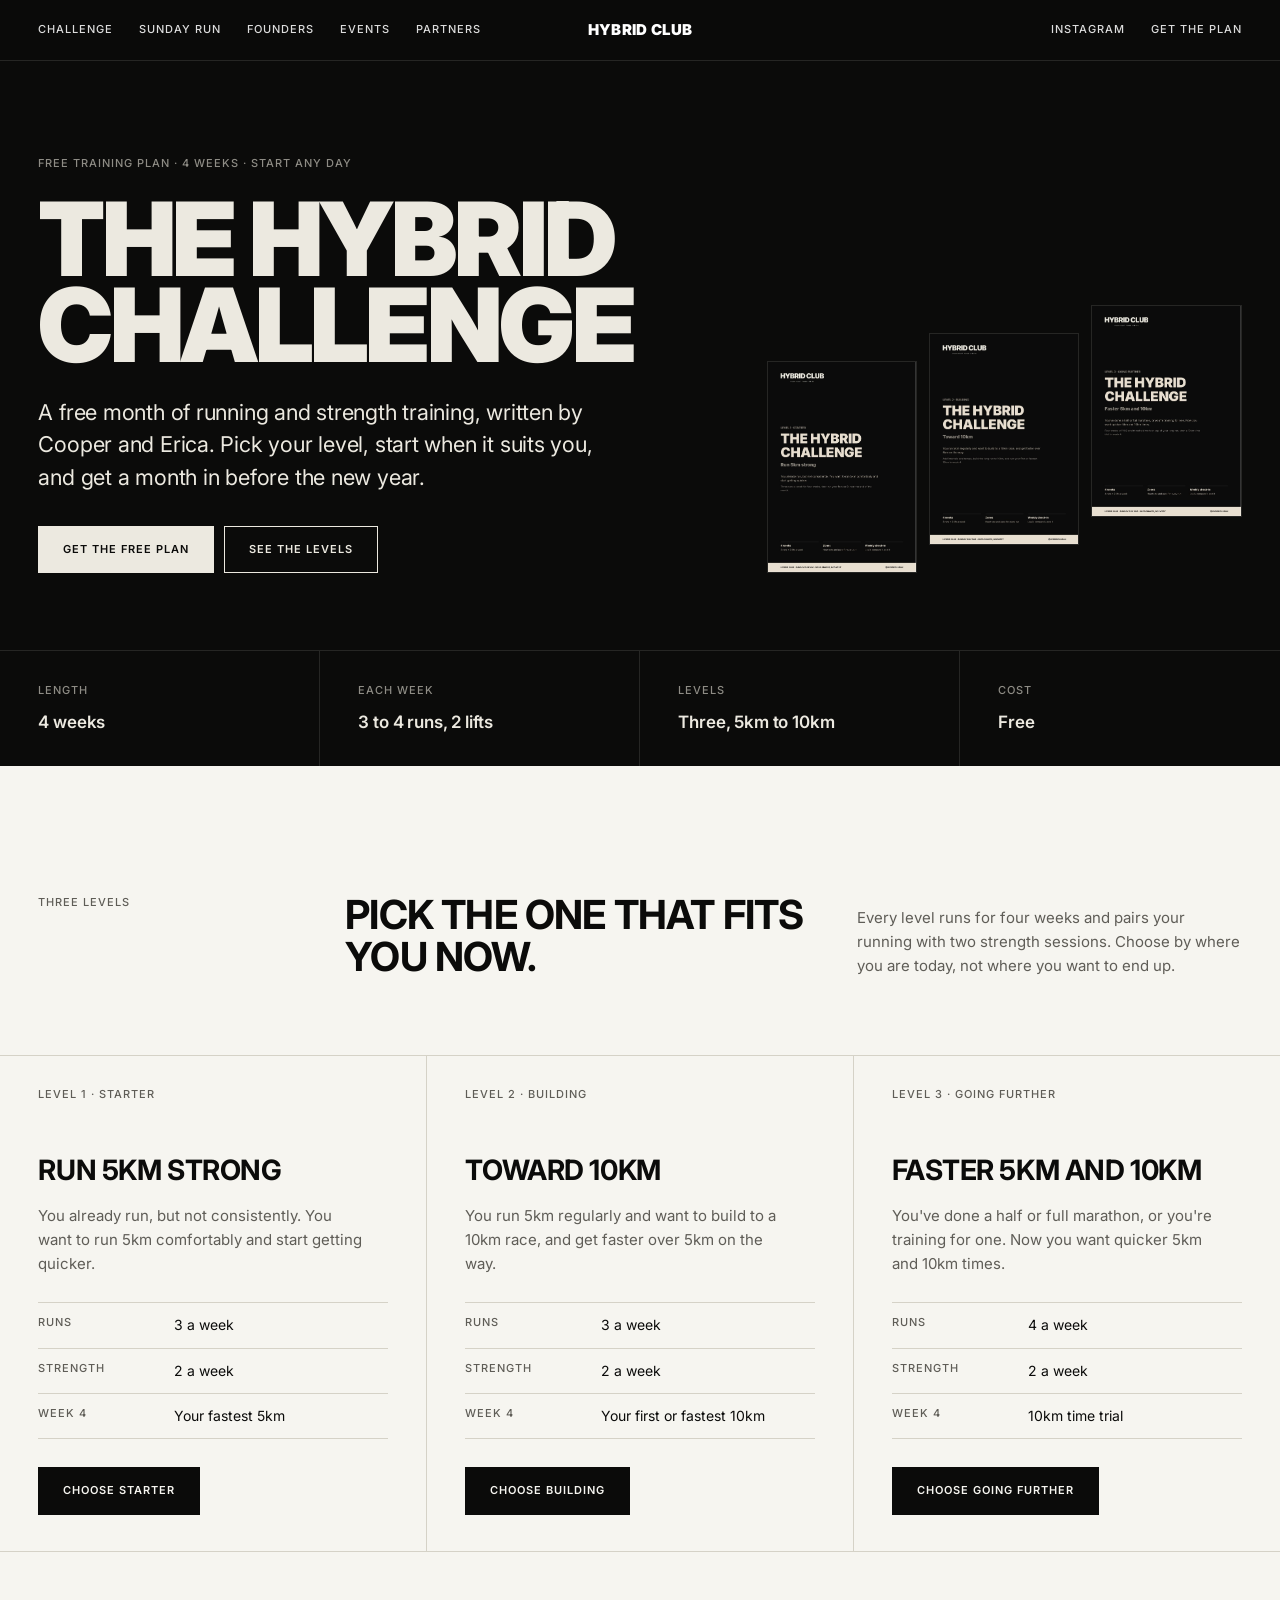
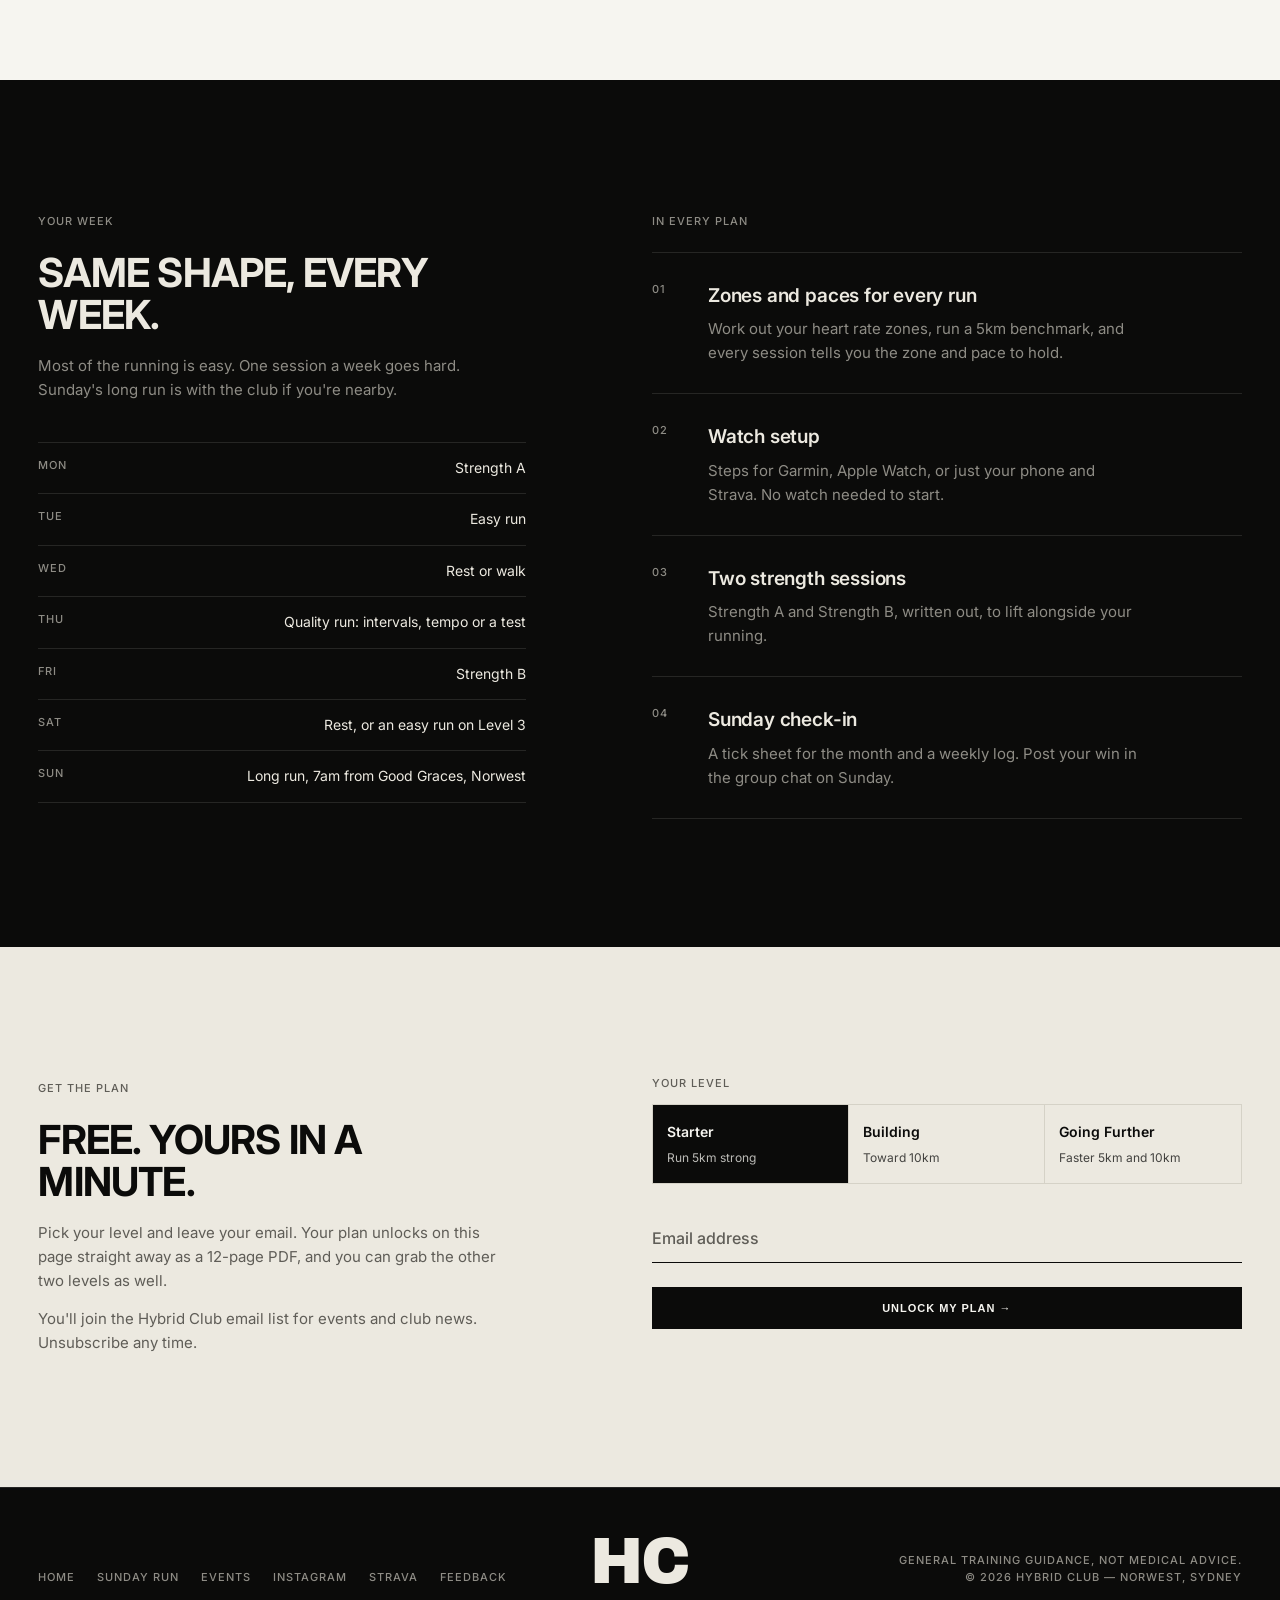
<file: challenge.html>
<!DOCTYPE html>
<html lang="en">
<head>
<meta charset="UTF-8">
<meta name="viewport" content="width=device-width, initial-scale=1.0">
<title>The Hybrid Challenge — Free 4-Week Run and Strength Plan | Hybrid Club</title>
<meta name="description" content="A free four-week running and strength plan from Hybrid Club. Three levels, from a strong 5km to a faster 10km. Start any day.">
<meta property="og:title" content="The Hybrid Challenge — Free 4-Week Plan">
<meta property="og:description" content="Four weeks of running and strength training, free. Three levels. Start any day.">
<meta property="og:image" content="images/plan-starter.jpg">
<meta name="theme-color" content="#0B0B0A">
<link rel="preconnect" href="https://fonts.googleapis.com">
<link rel="preconnect" href="https://fonts.gstatic.com" crossorigin>
<link href="https://fonts.googleapis.com/css2?family=Inter:wght@400;500;600;700;900&family=Archivo+Black&display=swap" rel="stylesheet">
<link rel="stylesheet" href="site.css">
</head>
<body>

<nav id="nav" class="solid" aria-label="Main">
  <div class="nav-in">
    <div class="nav-l label">
      <a href="challenge.html" aria-current="page">Challenge</a>
      <a href="index.html#run">Sunday Run</a>
      <a href="index.html#founders">Founders</a>
      <a href="index.html#events">Events</a>
      <a href="index.html#partners">Partners</a>
    </div>
    <a href="index.html" class="brand" aria-label="Hybrid Club home">Hybrid Club</a>
    <div class="nav-r label">
      <a href="https://www.instagram.com/hybridclubau/" target="_blank" rel="noopener" class="hide-m">Instagram</a>
      <a href="index.html" class="show-m">Home</a>
      <a href="#get">Get the plan</a>
    </div>
  </div>
</nav>

<header class="ch-hero" id="top">
  <div class="wrap ch-grid">
    <div class="ch-text">
      <span class="label muted">Free training plan · 4 weeks · Start any day</span>
      <h1>The Hybrid<br>Challenge</h1>
      <p class="lede">A free month of running and strength training, written by Cooper and Erica. Pick your level, start when it suits you, and get a month in before the new year.</p>
      <div class="btns">
        <a href="#get" class="btn fill">Get the free plan</a>
        <a href="#levels" class="btn ghost">See the levels</a>
      </div>
    </div>
    <div class="covers">
      <img src="images/plan-starter.jpg" alt="Cover of the Level 1 Starter plan: Run 5km strong" width="910" height="1287">
      <img src="images/plan-building.jpg" alt="Cover of the Level 2 Building plan: Toward 10km" width="910" height="1287">
      <img src="images/plan-going-further.jpg" alt="Cover of the Level 3 Going Further plan: Faster 5km and 10km" width="910" height="1287">
    </div>
  </div>
</header>

<div class="facts" aria-label="The challenge at a glance">
  <div class="fact"><span class="label muted">Length</span><span class="v">4 weeks</span></div>
  <div class="fact"><span class="label muted">Each week</span><span class="v">3 to 4 runs, 2 lifts</span></div>
  <div class="fact"><span class="label muted">Levels</span><span class="v">Three, 5km to 10km</span></div>
  <div class="fact"><span class="label muted">Cost</span><span class="v">Free</span></div>
</div>

<section id="levels" class="light">
  <div class="wrap">
    <div class="head">
      <span class="label muted">Three levels</span>
      <h2>Pick the one that fits you now.</h2>
      <p class="side copy">Every level runs for four weeks and pairs your running with two strength sessions. Choose by where you are today, not where you want to end up.</p>
    </div>
  </div>
  <div class="levels">
    <article class="level">
      <span class="label muted">Level 1 · Starter</span>
      <h3>Run 5km strong</h3>
      <p>You already run, but not consistently. You want to run 5km comfortably and start getting quicker.</p>
      <div class="rows">
        <div><span class="label muted">Runs</span><span>3 a week</span></div>
        <div><span class="label muted">Strength</span><span>2 a week</span></div>
        <div><span class="label muted">Week 4</span><span>Your fastest 5km</span></div>
      </div>
      <a href="#get" class="btn ink" data-level="starter">Choose Starter</a>
    </article>
    <article class="level">
      <span class="label muted">Level 2 · Building</span>
      <h3>Toward 10km</h3>
      <p>You run 5km regularly and want to build to a 10km race, and get faster over 5km on the way.</p>
      <div class="rows">
        <div><span class="label muted">Runs</span><span>3 a week</span></div>
        <div><span class="label muted">Strength</span><span>2 a week</span></div>
        <div><span class="label muted">Week 4</span><span>Your first or fastest 10km</span></div>
      </div>
      <a href="#get" class="btn ink" data-level="building">Choose Building</a>
    </article>
    <article class="level">
      <span class="label muted">Level 3 · Going Further</span>
      <h3>Faster 5km and 10km</h3>
      <p>You've done a half or full marathon, or you're training for one. Now you want quicker 5km and 10km times.</p>
      <div class="rows">
        <div><span class="label muted">Runs</span><span>4 a week</span></div>
        <div><span class="label muted">Strength</span><span>2 a week</span></div>
        <div><span class="label muted">Week 4</span><span>10km time trial</span></div>
      </div>
      <a href="#get" class="btn ink" data-level="going-further">Choose Going Further</a>
    </article>
  </div>
</section>

<section id="inside">
  <div class="wrap run">
    <div class="run-l">
      <span class="label muted">Your week</span>
      <h2 style="margin-top:20px">Same shape, every week.</h2>
      <p class="copy" style="margin-top:18px">Most of the running is easy. One session a week goes hard. Sunday's long run is with the club if you're nearby.</p>
      <div class="spec">
        <div><span class="label muted">Mon</span><span>Strength A</span></div>
        <div><span class="label muted">Tue</span><span>Easy run</span></div>
        <div><span class="label muted">Wed</span><span>Rest or walk</span></div>
        <div><span class="label muted">Thu</span><span>Quality run: intervals, tempo or a test</span></div>
        <div><span class="label muted">Fri</span><span>Strength B</span></div>
        <div><span class="label muted">Sat</span><span>Rest, or an easy run on Level 3</span></div>
        <div><span class="label muted">Sun</span><span>Long run, 7am from Good Graces, Norwest</span></div>
      </div>
    </div>
    <div class="run-r">
      <span class="label muted">In every plan</span>
      <div style="margin-top:20px">
        <div class="step">
          <span class="label muted">01</span>
          <div>
            <h3>Zones and paces for every run</h3>
            <p>Work out your heart rate zones, run a 5km benchmark, and every session tells you the zone and pace to hold.</p>
          </div>
        </div>
        <div class="step">
          <span class="label muted">02</span>
          <div>
            <h3>Watch setup</h3>
            <p>Steps for Garmin, Apple Watch, or just your phone and Strava. No watch needed to start.</p>
          </div>
        </div>
        <div class="step">
          <span class="label muted">03</span>
          <div>
            <h3>Two strength sessions</h3>
            <p>Strength A and Strength B, written out, to lift alongside your running.</p>
          </div>
        </div>
        <div class="step">
          <span class="label muted">04</span>
          <div>
            <h3>Sunday check-in</h3>
            <p>A tick sheet for the month and a weekly log. Post your win in the group chat on Sunday.</p>
          </div>
        </div>
      </div>
    </div>
  </div>
</section>

<section id="get" class="bone">
  <div class="wrap get">
    <div class="get-l">
      <span class="label muted">Get the plan</span>
      <h2 style="margin-top:20px">Free. Yours in a minute.</h2>
      <p class="copy" style="margin-top:18px">Pick your level and leave your email. Your plan unlocks on this page straight away as a 12-page PDF, and you can grab the other two levels as well.</p>
      <p class="copy" style="margin-top:14px">You'll join the Hybrid Club email list for events and club news. Unsubscribe any time.</p>
    </div>
    <div class="get-r">
      <form id="planForm" novalidate>
        <fieldset style="border:none">
          <legend class="label muted">Your level</legend>
          <div class="opts">
            <label class="opt"><input type="radio" name="level" value="starter" checked><span>Starter<small>Run 5km strong</small></span></label>
            <label class="opt"><input type="radio" name="level" value="building"><span>Building<small>Toward 10km</small></span></label>
            <label class="opt"><input type="radio" name="level" value="going-further"><span>Going Further<small>Faster 5km and 10km</small></span></label>
          </div>
        </fieldset>
        <div class="field">
          <input type="email" id="planEmail" placeholder="Email address" aria-label="Email address" autocomplete="email" required>
        </div>
        <button type="submit" class="btn ink">Unlock my plan &rarr;</button>
        <p class="form-note label" id="planNote" aria-live="polite"></p>
      </form>

      <div id="planDone" hidden>
        <span class="label muted">Unlocked</span>
        <h3 style="font-weight:700;font-size:22px;text-transform:uppercase;letter-spacing:-.01em;margin:14px 0 6px">Your plans are ready.</h3>
        <p class="copy" id="doneNote">Check your inbox to confirm your email.</p>
        <div class="dl" style="margin-top:24px">
          <a href="plans/hybrid-challenge-starter.pdf" download data-plan="starter"><span>Level 1 · Starter</span><span class="label">Download PDF &darr;</span></a>
          <a href="plans/hybrid-challenge-building.pdf" download data-plan="building"><span>Level 2 · Building</span><span class="label">Download PDF &darr;</span></a>
          <a href="plans/hybrid-challenge-going-further.pdf" download data-plan="going-further"><span>Level 3 · Going Further</span><span class="label">Download PDF &darr;</span></a>
        </div>
        <p class="copy" style="margin-top:24px;font-size:14px">Next: join the <a href="https://strava.app.link/8xDhOO7EM7b" target="_blank" rel="noopener" style="text-decoration:underline;text-underline-offset:3px">Strava club</a> and the group chat on <a href="https://www.instagram.com/hybridclubau/" target="_blank" rel="noopener" style="text-decoration:underline;text-underline-offset:3px">@hybridclubau</a>.</p>
      </div>
    </div>
  </div>
</section>

<footer>
  <div class="wrap foot">
    <div class="foot-links label muted">
      <a href="index.html">Home</a>
      <a href="index.html#run">Sunday Run</a>
      <a href="index.html#events">Events</a>
      <a href="https://www.instagram.com/hybridclubau/" target="_blank" rel="noopener">Instagram</a>
      <a href="https://strava.app.link/8xDhOO7EM7b" target="_blank" rel="noopener">Strava</a>
      <a href="https://docs.google.com/forms/d/e/1FAIpQLSfW1k7vh6MebCdJ2VPJyEhrXnlVxx_8L7Pjk5gUwQpJ-JpPDQ/viewform?usp=dialog" target="_blank" rel="noopener">Feedback</a>
    </div>
    <div class="hc" aria-hidden="true">HC</div>
    <div class="foot-r label muted">General training guidance, not medical advice.<br>© 2026 Hybrid Club — Norwest, Sydney</div>
  </div>
</footer>

<script>
  (function(){
    const form=document.getElementById('planForm'), done=document.getElementById('planDone'),
          note=document.getElementById('planNote'), input=document.getElementById('planEmail'),
          KEY='hc_challenge_level';
    const pick=v=>{const r=form.querySelector('input[name="level"][value="'+v+'"]'); if(r) r.checked=true;};
    const level=()=>form.querySelector('input[name="level"]:checked').value;

    function unlock(v,returning){
      form.hidden=true; done.hidden=false;
      done.querySelectorAll('[data-plan]').forEach(a=>a.classList.toggle('pick',a.dataset.plan===v));
      if(returning) document.getElementById('doneNote').textContent='Welcome back. Your plans are still here.';
    }

    // Level from the link (?level=building) or the "Choose" buttons
    const q=new URLSearchParams(location.search).get('level'); if(q) pick(q);
    document.querySelectorAll('[data-level]').forEach(b=>b.addEventListener('click',()=>{
      pick(b.dataset.level);
      done.querySelectorAll('[data-plan]').forEach(a=>a.classList.toggle('pick',a.dataset.plan===b.dataset.level));
    }));

    // Already signed up on this device: skip the form
    try{ const saved=localStorage.getItem(KEY); if(saved) unlock(q||saved,true); }catch(e){}

    // Emails go to the Hybrid Club list in Kit (form 10141033), same as the home page
    form.addEventListener('submit',async e=>{
      e.preventDefault();
      const email=input.value.trim();
      if(!email || !email.includes('@')){ note.textContent='Enter a valid email.'; input.focus(); return; }
      note.textContent='Sending...';
      try{
        const body=new FormData(); body.append('email_address',email);
        const res=await fetch('https://app.kit.com/forms/10141033/subscriptions',{method:'POST',headers:{'Accept':'application/json'},body});
        const data=await res.json().catch(()=>({}));
        if(res.ok && data.status==='success'){
          try{ localStorage.setItem(KEY,level()); }catch(e){}
          unlock(level(),false);
        }
        else if(data.status==='failed'){ note.textContent="That email doesn't look right. Try again."; }
        else{ note.textContent='Something went wrong. Try again or DM us on Instagram.'; }
      }catch(err){ note.textContent='Something went wrong. Try again or DM us on Instagram.'; }
    });
  })();
</script>

</body>
</html>
</file>
<file: site.css>
/* ================= BRAND TOKENS ================= */
  :root{
    --ink:#0B0B0A;        /* black */
    --ink-2:#151514;      /* raised black */
    --bone:#ECE9E0;       /* beige */
    --paper:#F6F5F0;      /* off-white */
    --white:#FFFFFF;
    --stone:#8E8C85;      /* secondary text on black */
    --stone-d:#5F5D57;    /* secondary text on light */
    --line-d:#262624;     /* hairline on black */
    --line-l:#D5D2C7;     /* hairline on light */

    --sans:'Inter',system-ui,sans-serif;
    --mark:'Archivo Black','Inter',sans-serif;

    --t-label:11px;       /* tiny uppercase labels */
    --t-body:15px;
    --t-lede:clamp(18px,1.7vw,22px);
    --t-h2:clamp(26px,3.2vw,40px);

    --max:1440px;
    --pad:clamp(20px,3vw,40px);
    --sec:clamp(88px,10vw,148px);
    --ease:cubic-bezier(.2,.7,.2,1);
  }

  *{margin:0;padding:0;box-sizing:border-box}
  html{scroll-behavior:smooth;scroll-padding-top:60px}
  body{background:var(--ink);color:var(--bone);font-family:var(--sans);font-size:var(--t-body);line-height:1.6;-webkit-font-smoothing:antialiased;overflow-x:hidden}
  ::selection{background:var(--bone);color:var(--ink)}
  a{color:inherit;text-decoration:none}
  img{display:block;max-width:100%}
  :focus-visible{outline:2px solid currentColor;outline-offset:3px}
  .wrap{max-width:var(--max);margin:0 auto;padding:0 var(--pad)}

  .label{font-size:var(--t-label);font-weight:500;letter-spacing:.09em;text-transform:uppercase}
  .muted{color:var(--stone)}
  h2{font-weight:700;font-size:var(--t-h2);line-height:1.05;letter-spacing:-.02em;text-transform:uppercase}
  .lede{font-size:var(--t-lede);line-height:1.5;letter-spacing:-.01em;max-width:34ch}
  p.copy{color:var(--stone);max-width:52ch}

  section{padding:var(--sec) 0}
  .light{background:var(--paper);color:var(--ink)}
  .light .muted,.light p.copy{color:var(--stone-d)}
  .bone{background:var(--bone);color:var(--ink)}
  .bone .muted,.bone p.copy{color:var(--stone-d)}

  .head{display:grid;grid-template-columns:repeat(12,1fr);gap:24px;margin-bottom:clamp(48px,6vw,80px)}
  .head .label{grid-column:1 / 4}
  .head h2{grid-column:4 / 9}
  .head .side{grid-column:9 / 13;align-self:end}

  .btn{
    display:inline-flex;align-items:center;justify-content:center;gap:10px;
    font-size:var(--t-label);font-weight:600;letter-spacing:.09em;text-transform:uppercase;
    padding:14px 24px;border:1px solid currentColor;cursor:pointer;background:transparent;color:inherit;
    transition:background .2s var(--ease),color .2s var(--ease),border-color .2s var(--ease);
  }
  .btn.fill{background:var(--bone);color:var(--ink);border-color:var(--bone)}
  .btn.fill:hover{background:transparent;color:var(--bone)}
  .btn.ghost:hover{background:var(--bone);color:var(--ink);border-color:var(--bone)}
  .light .btn.ghost:hover,.bone .btn.ghost:hover{background:var(--ink);color:var(--paper);border-color:var(--ink)}
  .btn.ink{background:var(--ink);color:var(--paper);border-color:var(--ink)}
  .btn.ink:hover{background:transparent;color:var(--ink)}

  /* ================= NAV ================= */
  nav{position:fixed;top:0;left:0;right:0;z-index:50;color:var(--white);transition:background .25s var(--ease),color .25s var(--ease),border-color .25s var(--ease);border-bottom:1px solid transparent}
  nav.solid{background:rgba(11,11,10,.92);backdrop-filter:blur(12px);-webkit-backdrop-filter:blur(12px);border-color:var(--line-d)}
  .nav-in{display:grid;grid-template-columns:1fr auto 1fr;align-items:center;height:60px;max-width:var(--max);margin:0 auto;padding:0 var(--pad)}
  .nav-l,.nav-r{display:flex;gap:26px;align-items:center}
  .nav-r{justify-content:flex-end}
  .nav-l a,.nav-r a{opacity:.86;transition:opacity .2s}
  .nav-l a:hover,.nav-r a:hover{opacity:1}
  .brand{font-weight:900;font-size:15px;letter-spacing:.02em;text-transform:uppercase}

  /* ================= HERO ================= */
  .hero{position:relative;height:100svh;min-height:600px;overflow:hidden;color:var(--white)}
  .hero img{position:absolute;inset:0;width:100%;height:100%;object-fit:cover;object-position:50% 58%}
  .hero::after{content:"";position:absolute;inset:0;background:linear-gradient(to bottom,rgba(0,0,0,.42) 0%,rgba(0,0,0,0) 18%,rgba(0,0,0,0) 70%,rgba(0,0,0,.5) 100%),linear-gradient(to right,rgba(0,0,0,.35),rgba(0,0,0,0) 35%)}
  .hero-cap{position:absolute;left:0;bottom:clamp(24px,3vw,40px);z-index:2;display:flex;flex-direction:column;align-items:flex-start;gap:14px;padding:0 var(--pad)}
  .hero-cap .btns{display:flex;gap:10px;flex-wrap:wrap}
  .hero .btn.fill{background:var(--white);border-color:var(--white)}
  .hero .btn.fill:hover{background:transparent;color:var(--white)}
  .hero .btn.ghost{border-color:rgba(255,255,255,.7)}
  .hero .btn.ghost:hover{background:var(--white);color:var(--ink);border-color:var(--white)}
  @media (prefers-reduced-motion:no-preference){
    .hero img{animation:settle 1.2s var(--ease) both}
    .hero-cap{animation:rise .8s var(--ease) .35s both}
  }
  @keyframes settle{from{transform:scale(1.05)}to{transform:none}}
  @keyframes rise{from{opacity:0;transform:translateY(14px)}to{opacity:1;transform:none}}

  /* ================= WORDMARK BAND (signature) ================= */
  .mark{padding:clamp(56px,7vw,96px) 0 clamp(28px,3vw,40px);border-bottom:1px solid var(--line-d)}
  .mark h1{font-weight:900;text-transform:uppercase;font-size:clamp(52px,13.4vw,206px);line-height:.82;letter-spacing:-.035em;white-space:nowrap}
  .mark-foot{display:flex;justify-content:space-between;gap:20px;flex-wrap:wrap;margin-top:clamp(22px,3vw,36px)}
  .tagline{letter-spacing:.42em}

  /* ================= FACTS ================= */
  .facts{display:grid;grid-template-columns:repeat(4,1fr)}
  .fact{padding:26px var(--pad) 30px;border-right:1px solid var(--line-d)}
  .fact:last-child{border-right:none}
  .fact .v{display:block;margin-top:8px;font-weight:600;font-size:17px;letter-spacing:-.01em}

  /* ================= ABOUT ================= */
  .tiles{display:grid;grid-template-columns:repeat(4,1fr);gap:1px;background:var(--line-l);border-top:1px solid var(--line-l);border-bottom:1px solid var(--line-l)}
  .tile{background:var(--paper);padding:26px var(--pad) 34px;min-height:220px;display:flex;flex-direction:column}
  .tile-top{display:flex;justify-content:space-between}
  .tile h3{font-weight:700;font-size:20px;text-transform:uppercase;letter-spacing:-.01em;margin-top:auto;padding-top:56px}
  .tile p{font-size:14px;color:var(--stone-d);margin-top:8px;max-width:30ch}
  .tile .on{color:var(--ink)}
  .tile .on::before{content:"";display:inline-block;width:6px;height:6px;border-radius:50%;background:var(--ink);margin-right:8px;vertical-align:1px}

  /* ================= SUNDAY RUN ================= */
  .run{display:grid;grid-template-columns:repeat(12,1fr);gap:24px}
  .run-l{grid-column:1 / 6}
  .run-r{grid-column:7 / 13}
  .spec{margin-top:40px;border-top:1px solid var(--line-d)}
  .spec div{display:flex;justify-content:space-between;gap:20px;padding:14px 0;border-bottom:1px solid var(--line-d);font-size:14px}
  .step{display:grid;grid-template-columns:56px 1fr;padding:28px 0;border-top:1px solid var(--line-d)}
  .step:last-child{border-bottom:1px solid var(--line-d)}
  .step h3{font-weight:600;font-size:19px;letter-spacing:-.01em;margin-bottom:6px}
  .step p{color:var(--stone);font-size:15px;max-width:48ch}
  .step a,.spec a.addr{color:var(--bone);text-decoration:underline;text-underline-offset:3px;text-decoration-color:var(--stone)}
  .spec a.addr{text-align:right}
  .run-photo{margin-top:40px}
  .run-photo img{width:100%;aspect-ratio:4/5;object-fit:cover;object-position:50% 40%}
  .run-photo figcaption{padding-top:12px}

  /* ================= FOUNDERS ================= */
  .duo{display:grid;grid-template-columns:1fr 1fr;align-items:stretch;border-top:1px solid var(--line-l);border-bottom:1px solid var(--line-l)}
  .duo-img{position:relative;min-height:560px;overflow:hidden}
  .duo-img img{position:absolute;inset:0;width:100%;height:100%;object-fit:cover;object-position:50% 62%}
  .duo-txt{padding:clamp(40px,5vw,72px) var(--pad);display:flex;flex-direction:column;justify-content:space-between;gap:48px}
  .stats{display:grid;grid-template-columns:1fr 1fr;border-top:1px solid var(--line-l)}
  .stat{padding:22px 0 0}
  .stat + .stat{padding-left:24px;border-left:1px solid var(--line-l)}
  .stat strong{display:block;font-weight:900;font-size:clamp(38px,4.6vw,64px);line-height:.95;letter-spacing:-.03em;margin:12px 0 8px}

  .people{display:grid;grid-template-columns:1fr 1fr;gap:clamp(24px,3vw,40px);margin-top:clamp(72px,8vw,120px)}
  .person figure{overflow:hidden;background:var(--bone)}
  .person img{width:100%;aspect-ratio:4/5;object-fit:cover}
  .person .cap{display:flex;justify-content:space-between;gap:16px;padding:12px 0;border-bottom:1px solid var(--line-l)}
  .person h3{font-weight:700;font-size:clamp(22px,2.2vw,28px);text-transform:uppercase;letter-spacing:-.015em;margin:28px 0 18px}
  .rows div{display:grid;grid-template-columns:120px 1fr;gap:16px;padding:11px 0;border-top:1px solid var(--line-l);font-size:14px}
  .rows div:last-child{border-bottom:1px solid var(--line-l)}
  .person .bio{margin-top:22px;font-size:15px;line-height:1.7;color:var(--stone-d)}
  .person .bio em{font-style:normal;color:var(--ink)}

  /* ================= EVENTS ================= */
  .car-wrap{position:relative}
  .car-ctrl{display:flex;gap:8px;margin-top:24px}
  .car-btn{width:44px;height:44px;border:1px solid var(--line-l);background:transparent;color:var(--ink);font-size:16px;cursor:pointer;transition:background .2s var(--ease),color .2s var(--ease)}
  .car-btn:hover{background:var(--ink);color:var(--paper)}
  .car-btn:disabled{opacity:.3;cursor:default;background:transparent;color:var(--ink)}
  .carousel{display:grid;grid-auto-flow:column;grid-auto-columns:calc((100% - 3px) / 4);gap:1px;overflow-x:auto;scroll-snap-type:x mandatory;scroll-behavior:smooth;scrollbar-width:none;background:var(--line-l);border-top:1px solid var(--line-l);border-bottom:1px solid var(--line-l)}
  .carousel::-webkit-scrollbar{display:none}
  .card{scroll-snap-align:start;background:var(--paper);display:flex;flex-direction:column}
  .card-media{aspect-ratio:4/5;overflow:hidden;background:var(--bone)}
  .card-media img{width:100%;height:100%;object-fit:cover;transition:transform .6s var(--ease)}
  .card:hover .card-media img{transform:scale(1.025)}
  .card-type{background:var(--ink);color:var(--bone);padding:20px;display:flex;flex-direction:column;container-type:inline-size}
  .card-type .big{margin-top:auto;font-weight:900;font-size:30cqi;line-height:.85;letter-spacing:-.04em}
  .card-type .sub{margin-top:14px;color:var(--stone)}
  .pill{align-self:flex-start;background:var(--bone);color:var(--ink);padding:5px 10px}
  .card-info{padding:14px var(--pad) 22px 16px}
  .card-info .r1{display:flex;justify-content:space-between;gap:12px;align-items:baseline}
  .card-info h3{font-weight:600;font-size:13px;letter-spacing:.04em;text-transform:uppercase}
  .card-info .date{font-size:12px;color:var(--stone-d);white-space:nowrap}
  .card-info .with{font-size:13px;color:var(--stone-d);margin-top:2px}
  .card-info .note{font-size:13px;color:var(--stone-d);margin-top:10px}

  .slides{position:relative}
  .slides img{position:absolute;inset:0;opacity:0;transition:opacity .5s var(--ease),transform .6s var(--ease)}
  .slides img.on{opacity:1}
  .slide-next{position:absolute;inset:0;z-index:2;background:transparent;border:none;cursor:pointer;display:flex;align-items:flex-end;justify-content:center;padding-bottom:14px}
  .slide-next:focus-visible{outline:2px solid var(--white);outline-offset:-4px}
  .dots{display:flex;gap:6px;padding:7px 9px;background:rgba(11,11,10,.55)}
  .dots i{width:6px;height:6px;border-radius:50%;background:rgba(255,255,255,.45)}
  .dots i.on{background:var(--white)}

  /* ================= PARTNERS ================= */
  .plist{border-top:1px solid var(--line-d)}
  .prow{display:grid;grid-template-columns:3fr 4fr 5fr;gap:24px;align-items:baseline;padding:26px 0;border-bottom:1px solid var(--line-d)}
  .prow{align-items:center}
  .plogo{display:flex;align-items:center;justify-content:flex-start;height:64px;max-width:240px}
  .plogo img{width:auto;max-width:100%;object-fit:contain;object-position:left center}
  .prow p{color:var(--stone);font-size:14px}
  .offer{margin-top:18px;padding-top:18px;border-top:1px solid var(--line-d);display:flex;flex-direction:column;gap:12px}
  .offer-row{display:flex;gap:10px;flex-wrap:wrap}
  .code{display:inline-flex;align-items:center;gap:14px;background:transparent;color:var(--bone);border:1px dashed var(--stone);padding:12px 16px;font:700 14px var(--sans);letter-spacing:.06em;cursor:pointer;transition:border-color .2s var(--ease),background .2s var(--ease)}
  .code:hover{border-color:var(--bone);background:var(--ink-2)}
  .code-hint{color:var(--stone);font-weight:500}

  /* ================= MEMBERSHIP ================= */
  .tiers{display:grid;grid-template-columns:1fr 1fr;gap:1px;background:var(--line-l);border-top:1px solid var(--line-l);border-bottom:1px solid var(--line-l)}
  .tier{background:var(--bone);padding:36px var(--pad) 40px;display:flex;flex-direction:column}
  .tier.dark{background:var(--ink);color:var(--bone)}
  .tier .price{font-weight:900;font-size:clamp(44px,5vw,72px);line-height:.9;letter-spacing:-.03em;text-transform:uppercase;margin:28px 0 6px}
  .tier ul{list-style:none;margin:32px 0 36px;flex:1;max-width:420px}
  .tier li{padding:11px 0;border-top:1px solid var(--line-l);font-size:14px}
  .tier.dark li{border-color:var(--line-d)}
  .tier li:last-child{border-bottom:1px solid var(--line-l)}
  .tier.dark li:last-child{border-color:var(--line-d)}
  .tier .btn{align-self:flex-start}
  .bone .tier.dark .muted{color:var(--stone)}

  /* ================= JOIN ================= */
  .join{display:grid;grid-template-columns:repeat(12,1fr);gap:24px;align-items:end}
  .join-l{grid-column:1 / 7}
  .join-r{grid-column:8 / 13}
  .form{display:flex;border-bottom:1px solid var(--bone)}
  .form input{flex:1;min-width:0;background:transparent;border:none;color:var(--bone);font:500 16px var(--sans);padding:14px 0}
  .form input::placeholder{color:var(--stone)}
  .form input:focus-visible{outline:none}
  .form:focus-within{border-color:var(--white)}
  .form button{background:transparent;border:none;color:var(--bone);cursor:pointer;padding:0 0 0 16px}
  .form-note{min-height:18px;margin-top:12px;color:var(--stone)}
  .socials{display:flex;gap:10px;margin-top:28px;flex-wrap:wrap}

  /* ================= FOOTER ================= */
  footer{border-top:1px solid var(--line-d);padding:48px 0 32px}
  .foot{display:grid;grid-template-columns:1fr auto 1fr;align-items:end;gap:24px}
  .foot .hc{font-family:var(--mark);font-size:64px;line-height:.8;letter-spacing:-.02em;text-align:center}
  .foot-links{display:flex;gap:22px;flex-wrap:wrap}
  .foot-r{text-align:right}

  /* ================= CHALLENGE TEASER (home) ================= */
  .show-m{display:none}
  .lv-list{border-top:1px solid var(--line-d)}
  .lv{display:grid;grid-template-columns:3fr 4fr 5fr auto;gap:24px;align-items:center;padding:26px 0;border-bottom:1px solid var(--line-d)}
  .lv h3{font-weight:700;font-size:20px;text-transform:uppercase;letter-spacing:-.01em}
  .lv p{color:var(--stone);font-size:14px}
  .lv .go{font-size:18px;transition:transform .2s var(--ease)}
  .lv:hover .go{transform:translateX(6px)}

  /* ================= 12 DAYS (the one place the site uses Christmas colour) ================= */
  .xmas{--pine:#0F3B2D;--pine-l:#1E5B45;--berry:#B3242B;--cream:#F3EBDD;--gold:#C9A45C;
    background-color:var(--pine);color:var(--cream);
    background-image:radial-gradient(circle,rgba(243,235,221,.5) 1.5px,transparent 2px),radial-gradient(circle,rgba(243,235,221,.28) 1px,transparent 1.5px);
    background-size:140px 140px,90px 90px;background-position:20px 30px,60px 80px}
  .xmas .muted,.xmas p.copy{color:rgba(243,235,221,.78)}
  .xmas .btn.fill{background:var(--cream);border-color:var(--cream)}
  .xmas .btn.fill:hover{background:transparent;color:var(--cream)}
  .gifts{display:grid;grid-template-columns:repeat(6,1fr);gap:clamp(40px,5vw,72px) clamp(16px,2.6vw,40px);padding-top:6%}
  .gift{position:relative;aspect-ratio:1;background:var(--box);display:grid;place-items:center;container-type:inline-size;box-shadow:0 14px 24px -14px rgba(0,0,0,.55)}
  .gift::after{content:"";position:absolute;top:0;bottom:0;left:50%;width:16%;transform:translateX(-50%);background:var(--rib)}
  .gift .lid{position:absolute;z-index:2;top:0;left:-5%;right:-5%;height:24%;background:var(--box);box-shadow:0 3px 0 rgba(0,0,0,.2);transform-origin:10% 100%;transition:transform .25s var(--ease)}
  .gift .lid i{position:absolute;top:0;bottom:0;left:50%;width:14.5%;transform:translateX(-50%);background:var(--rib)}
  .gift .lid::before,.gift .lid::after{content:"";position:absolute;bottom:92%;width:24%;height:95%;border:3.2cqi solid var(--rib);border-radius:50%}
  .gift .lid::before{right:50%;transform:rotate(-24deg);transform-origin:100% 100%}
  .gift .lid::after{left:50%;transform:rotate(24deg);transform-origin:0 100%}
  .gift b{position:relative;z-index:3;margin-top:22%;width:44cqi;aspect-ratio:1;border-radius:50%;background:var(--cream);color:#0B0B0A;display:grid;place-items:center;font-weight:900;font-size:19cqi;letter-spacing:-.04em;box-shadow:0 2px 0 rgba(0,0,0,.18)}
  .gift:hover .lid{transform:translateY(-14%) rotate(-5deg)}
  .g-red{--box:var(--berry);--rib:var(--cream)}
  .g-cream{--box:var(--cream);--rib:var(--berry)}
  .g-cream b{background:var(--berry);color:var(--cream)}
  .g-pine{--box:var(--pine-l);--rib:var(--gold)}
  .g-gold{--box:var(--gold);--rib:var(--berry)}

  /* ================= PREMIUM COUNTDOWN ================= */
  .gold{color:#C9A45C}
  .count{display:grid;grid-template-columns:repeat(4,minmax(0,128px));gap:clamp(10px,1.6vw,20px);margin:28px 0 20px}
  .ring{--p:1;position:relative;aspect-ratio:1;display:flex;flex-direction:column;align-items:center;justify-content:center;container-type:inline-size}
  .ring::before{content:"";position:absolute;inset:0;border-radius:50%;
    background:conic-gradient(#C9A45C calc(var(--p)*360deg),var(--line-d) 0);
    -webkit-mask:radial-gradient(farthest-side,transparent calc(100% - 5px),#000 calc(100% - 4px));
            mask:radial-gradient(farthest-side,transparent calc(100% - 5px),#000 calc(100% - 4px))}
  .ring b{font-weight:900;font-size:34cqi;line-height:1;letter-spacing:-.03em;font-variant-numeric:tabular-nums}
  .ring span{margin-top:5cqi;font-size:max(8px,8.5cqi);color:#C9A45C}

  /* ================= CHALLENGE PAGE ================= */
  .ch-hero{padding:calc(60px + clamp(48px,7vw,96px)) 0 clamp(48px,6vw,80px);border-bottom:1px solid var(--line-d)}
  .ch-grid{display:grid;grid-template-columns:7fr 5fr;gap:clamp(32px,5vw,80px);align-items:end}
  .ch-hero h1{font-weight:900;text-transform:uppercase;font-size:clamp(44px,8vw,116px);line-height:.84;letter-spacing:-.035em;margin:22px 0 28px}
  .ch-hero .lede{max-width:40ch}
  .ch-hero .btns{display:flex;gap:10px;flex-wrap:wrap;margin-top:32px}
  .covers{display:grid;grid-template-columns:repeat(3,1fr);gap:12px;align-items:end}
  .covers img{width:100%;height:auto;aspect-ratio:210/297;object-fit:cover;border:1px solid var(--line-d)}
  .covers img:nth-child(2){margin-bottom:28px}
  .covers img:nth-child(3){margin-bottom:56px}
  @media (prefers-reduced-motion:no-preference){
    .ch-text{animation:rise .7s var(--ease) both}
    .covers img{animation:rise .8s var(--ease) both}
    .covers img:nth-child(1){animation-delay:.15s}
    .covers img:nth-child(2){animation-delay:.27s}
    .covers img:nth-child(3){animation-delay:.39s}
  }
  .levels{display:grid;grid-template-columns:repeat(3,1fr);gap:1px;background:var(--line-l);border-top:1px solid var(--line-l);border-bottom:1px solid var(--line-l)}
  .level{background:var(--paper);padding:30px var(--pad) 36px;display:flex;flex-direction:column}
  .level h3{font-weight:700;font-size:clamp(22px,2.2vw,28px);text-transform:uppercase;letter-spacing:-.015em;margin:44px 0 12px}
  .level > p{font-size:15px;color:var(--stone-d);max-width:36ch;margin-bottom:26px}
  .level .rows{margin-top:auto}
  .level .btn{margin-top:28px;align-self:flex-start}
  .get{display:grid;grid-template-columns:repeat(12,1fr);gap:24px}
  .get-l{grid-column:1 / 6}
  .get-r{grid-column:7 / 13}
  .opts{display:grid;grid-template-columns:repeat(3,1fr);gap:1px;background:var(--line-l);border:1px solid var(--line-l);margin-top:12px}
  .opt{position:relative;display:block;cursor:pointer}
  .opt input{position:absolute;inset:0;opacity:0;cursor:pointer}
  .opt span{display:block;height:100%;padding:16px 14px;background:var(--bone);font-weight:600;font-size:14px;transition:background .2s var(--ease),color .2s var(--ease)}
  .opt span small{display:block;font-weight:400;font-size:12px;margin-top:4px;opacity:.75}
  .opt input:checked + span{background:var(--ink);color:var(--paper)}
  .opt input:focus-visible + span{outline:2px solid var(--ink);outline-offset:-5px}
  .opt input:checked:focus-visible + span{outline-color:var(--paper)}
  .field{display:flex;border-bottom:1px solid var(--ink);margin-top:30px}
  .field input{flex:1;min-width:0;background:transparent;border:none;color:var(--ink);font:500 16px var(--sans);padding:14px 0}
  .field input::placeholder{color:var(--stone-d)}
  .field input:focus-visible{outline:none}
  .field:focus-within{border-bottom-width:2px}
  .get form .btn{margin-top:24px;width:100%}
  .get .form-note{color:var(--stone-d)}
  .dl{margin-top:8px;border-top:1px solid var(--line-l)}
  .dl a{display:flex;justify-content:space-between;align-items:center;gap:16px;padding:18px 0;border-bottom:1px solid var(--line-l);font-weight:600}
  .dl a span:last-child{white-space:nowrap}
  .dl a.pick{background:var(--ink);color:var(--paper);padding:18px 16px;border-color:var(--ink)}
  .dl a:hover span:last-child{text-decoration:underline;text-underline-offset:3px}
  [hidden]{display:none!important}

  @media (prefers-reduced-motion:reduce){
    html{scroll-behavior:auto}
    *,*::before,*::after{animation:none!important;transition:none!important}
  }

  /* ================= RESPONSIVE ================= */
  @media(max-width:1100px){
    .carousel{grid-auto-columns:calc((100% - 2px) / 2.4)}
  }
  @media(max-width:900px){
    .nav-l{display:none}
    .nav-in{grid-template-columns:auto 1fr}
    .nav-r .hide-m{display:none}
    .head,.run,.join{grid-template-columns:1fr;gap:20px}
    .head .label,.head h2,.head .side,.run-l,.run-r,.join-l,.join-r{grid-column:1 / -1}
    .run{gap:48px}
    .facts{grid-template-columns:1fr 1fr}
    .fact:nth-child(2n){border-right:none}
    .fact:nth-child(-n+2){border-bottom:1px solid var(--line-d)}
    .tiles{grid-template-columns:1fr 1fr}
    .duo{grid-template-columns:1fr}
    .duo-img{min-height:0;aspect-ratio:4/5}
    .people{grid-template-columns:1fr;gap:72px}
    .prow{grid-template-columns:1fr;gap:8px}
    .tiers{grid-template-columns:1fr}
    .foot{grid-template-columns:1fr;justify-items:center;text-align:center}
    .foot-r{text-align:center}
    .foot .hc{order:-1}
    .nav-r .show-m{display:inline}
    .lv{grid-template-columns:1fr auto;gap:6px 16px}
    .lv > :not(.go){grid-column:1}
    .lv .go{grid-column:2;grid-row:1 / span 3}
    .ch-grid,.get{grid-template-columns:1fr}
    .get-l,.get-r{grid-column:1 / -1}
    .covers{max-width:520px}
    .levels{grid-template-columns:1fr}
    .level h3{margin-top:28px}
  }
  @media(max-width:700px){
    .hero{height:auto;min-height:0;display:flex;flex-direction:column;background:var(--ink)}
    .hero img{position:relative;inset:auto;height:72svh;min-height:440px}
    .hero::after{bottom:auto;height:72svh;min-height:440px;background:linear-gradient(to bottom,rgba(0,0,0,.45),rgba(0,0,0,0) 22%)}
    .hero-cap{position:static;padding:22px var(--pad) 26px}
    .hero-cap .btns{width:100%}
    .hero-cap .btn{flex:1}
  }
  @media(max-width:560px){
    .carousel{grid-auto-columns:82%}
    .gifts{grid-template-columns:repeat(3,1fr);gap:44px 22px;padding-top:10%}
    .opts{grid-template-columns:1fr}
    .tiles{grid-template-columns:1fr}
    .tile{min-height:0}
    .tile h3{padding-top:28px}
    .stats{grid-template-columns:1fr}
    .stat + .stat{padding-left:0;border-left:none;border-top:1px solid var(--line-l);margin-top:22px}
    .tagline{letter-spacing:.28em}
    .tier .btn{align-self:stretch}
    .rows div{grid-template-columns:96px 1fr}
  }

  /* ================= UPCOMING EVENTS ================= */
  .up-list{border-top:1px solid var(--line-d)}
  .up{display:grid;grid-template-columns:repeat(12,1fr);gap:24px;align-items:center;padding:28px 0;border-bottom:1px solid var(--line-d)}
  .up-date{grid-column:1 / 4;display:flex;flex-direction:column;gap:6px}
  .up-dm{font-weight:700;font-size:clamp(22px,2.2vw,28px);text-transform:uppercase;letter-spacing:-.015em;line-height:1}
  .up-main{grid-column:4 / 10;display:flex;flex-direction:column;gap:8px}
  .up-main h3{font-weight:700;font-size:20px;text-transform:uppercase;letter-spacing:-.01em}
  .up .btn{grid-column:10 / 13;justify-self:end}
  .up-empty{padding:28px 0}
  @media (max-width:900px){
    .up{grid-template-columns:1fr;gap:12px}
    .up-date,.up-main,.up .btn{grid-column:1 / -1;justify-self:start}
    .up-date{flex-direction:row;align-items:baseline;gap:10px}
  }
</file>
